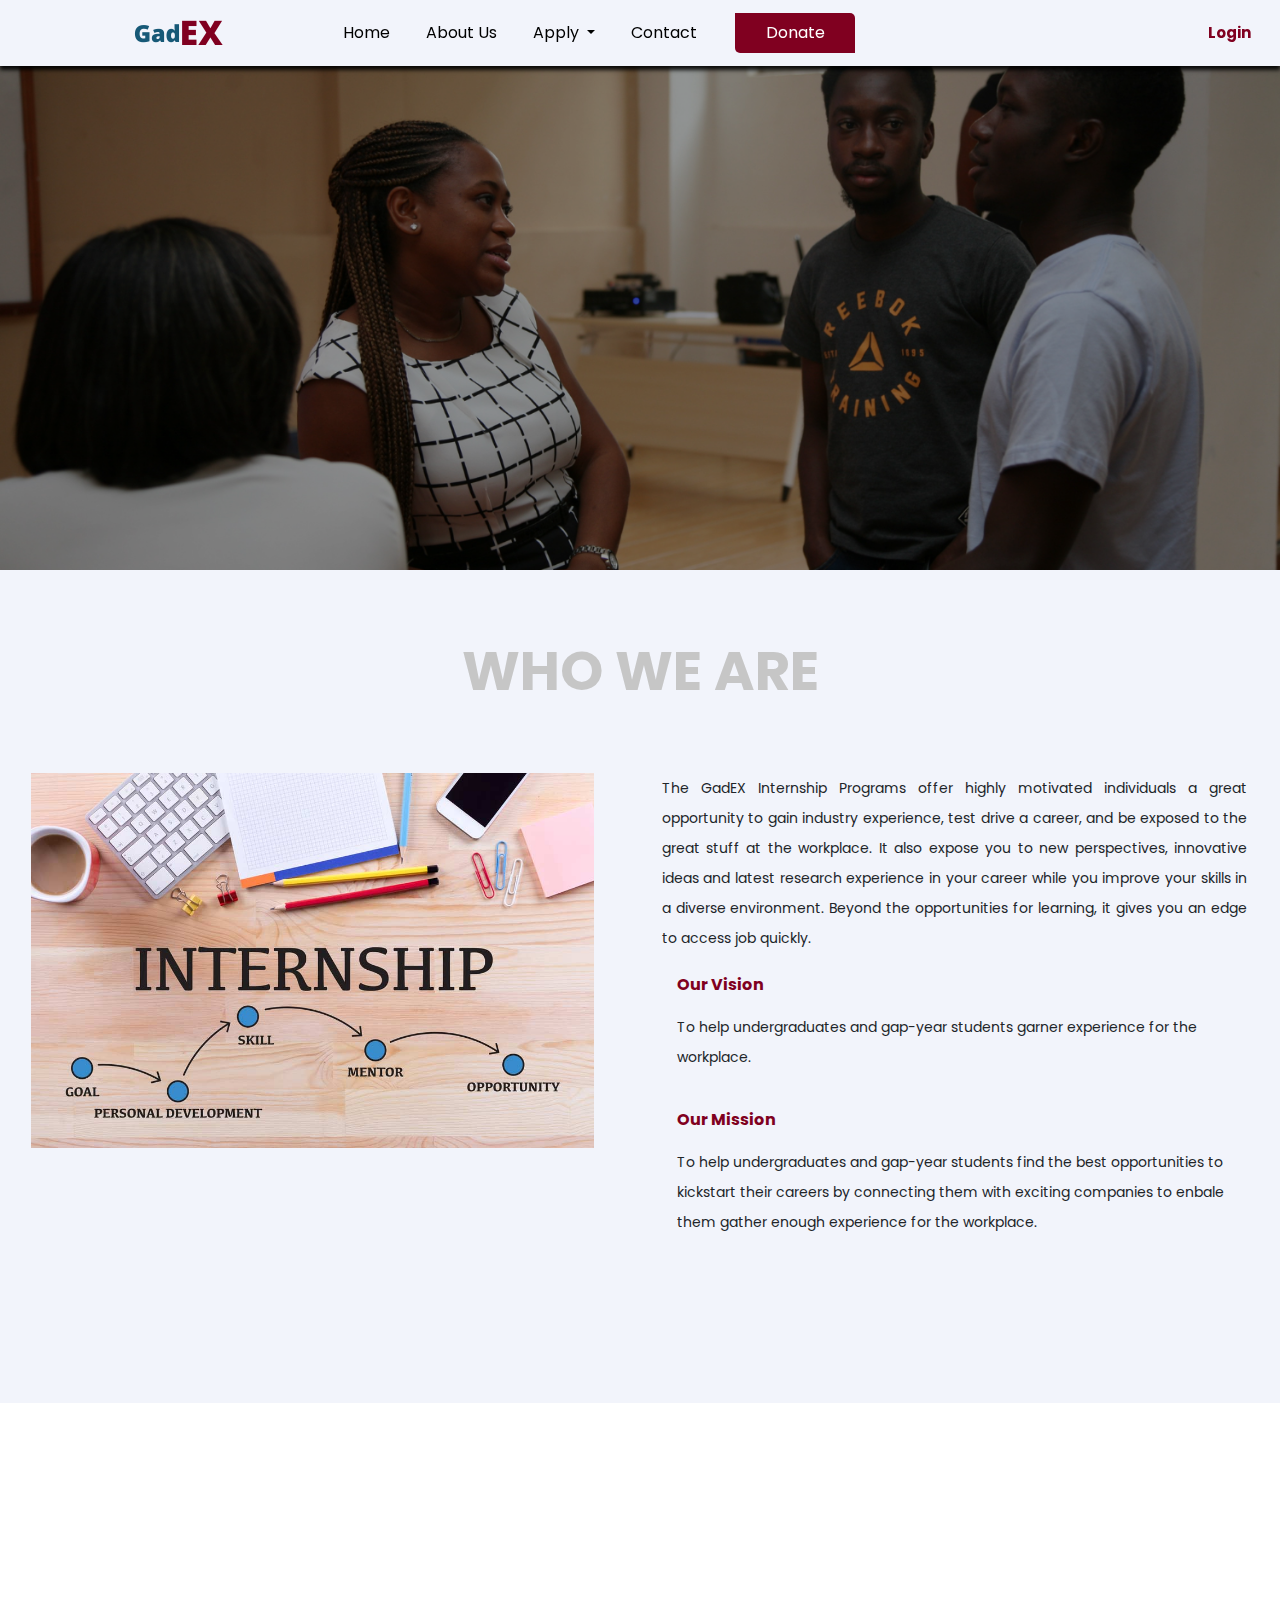
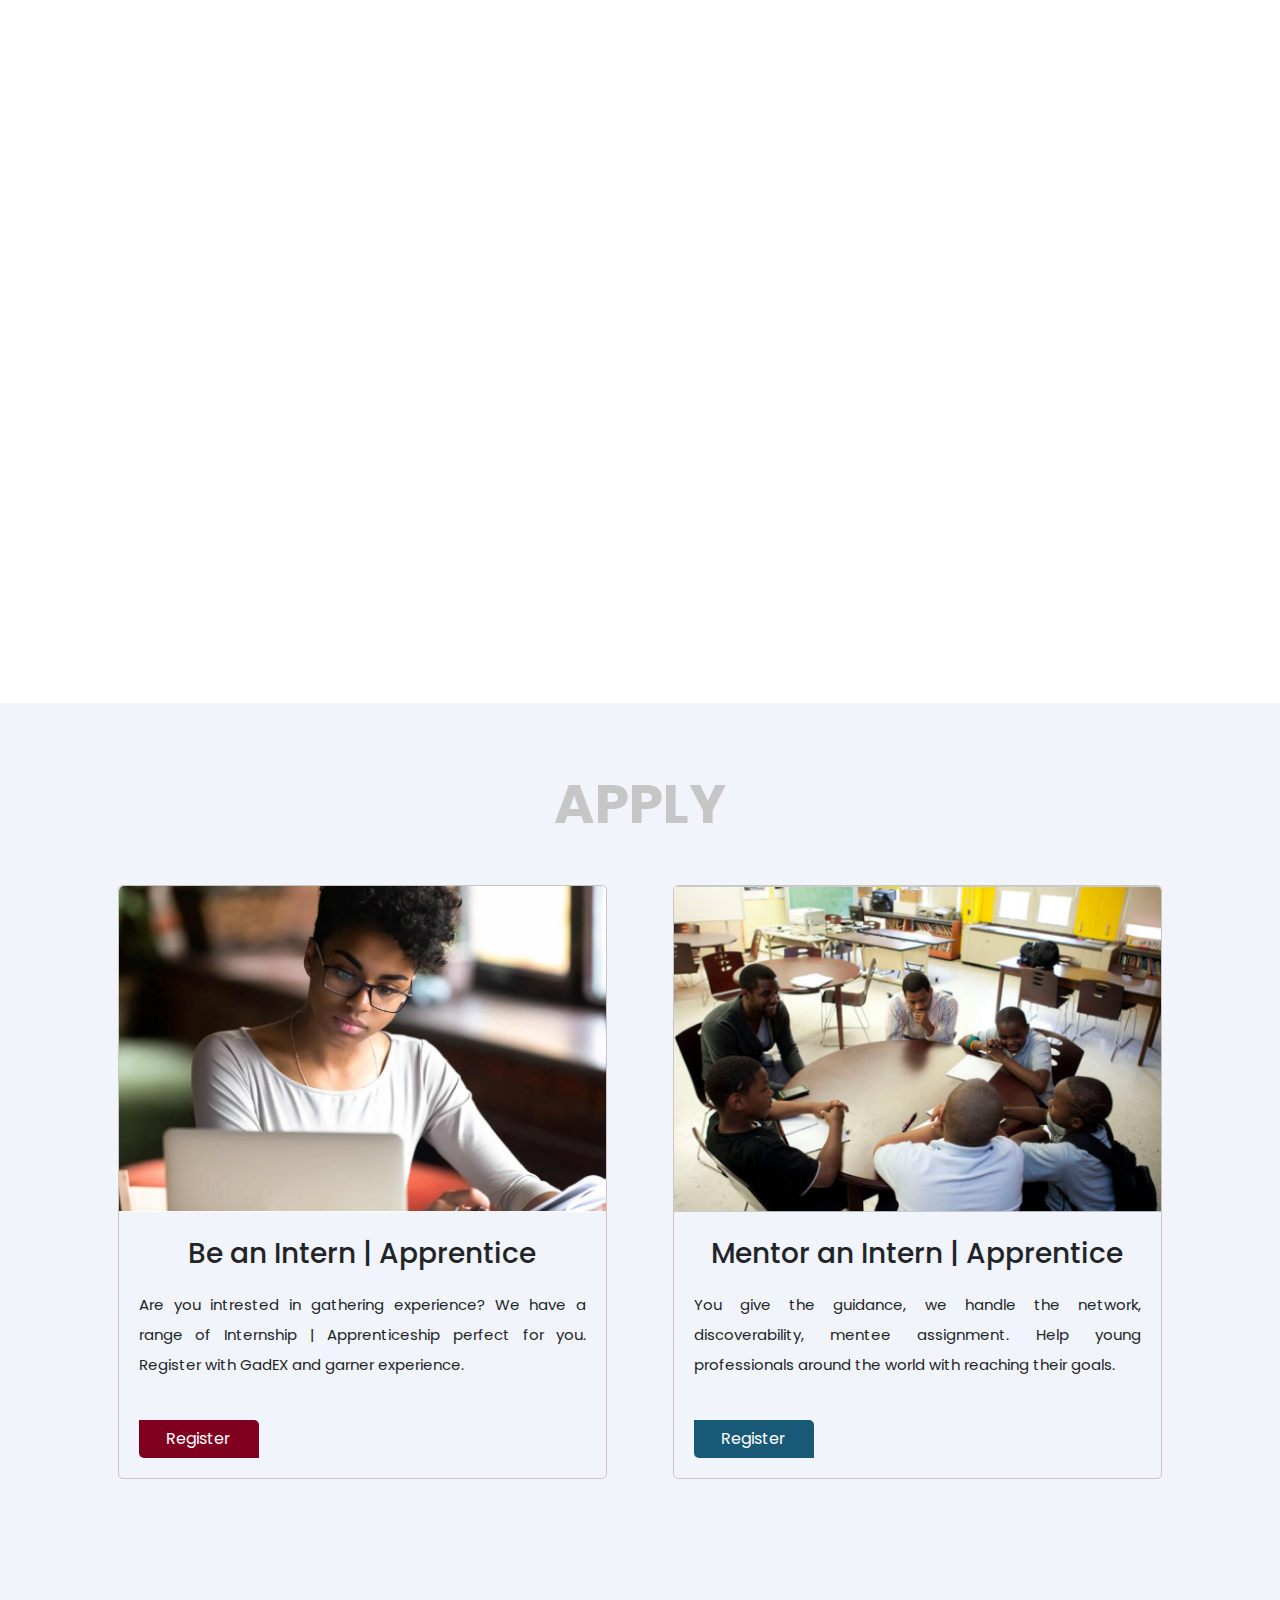
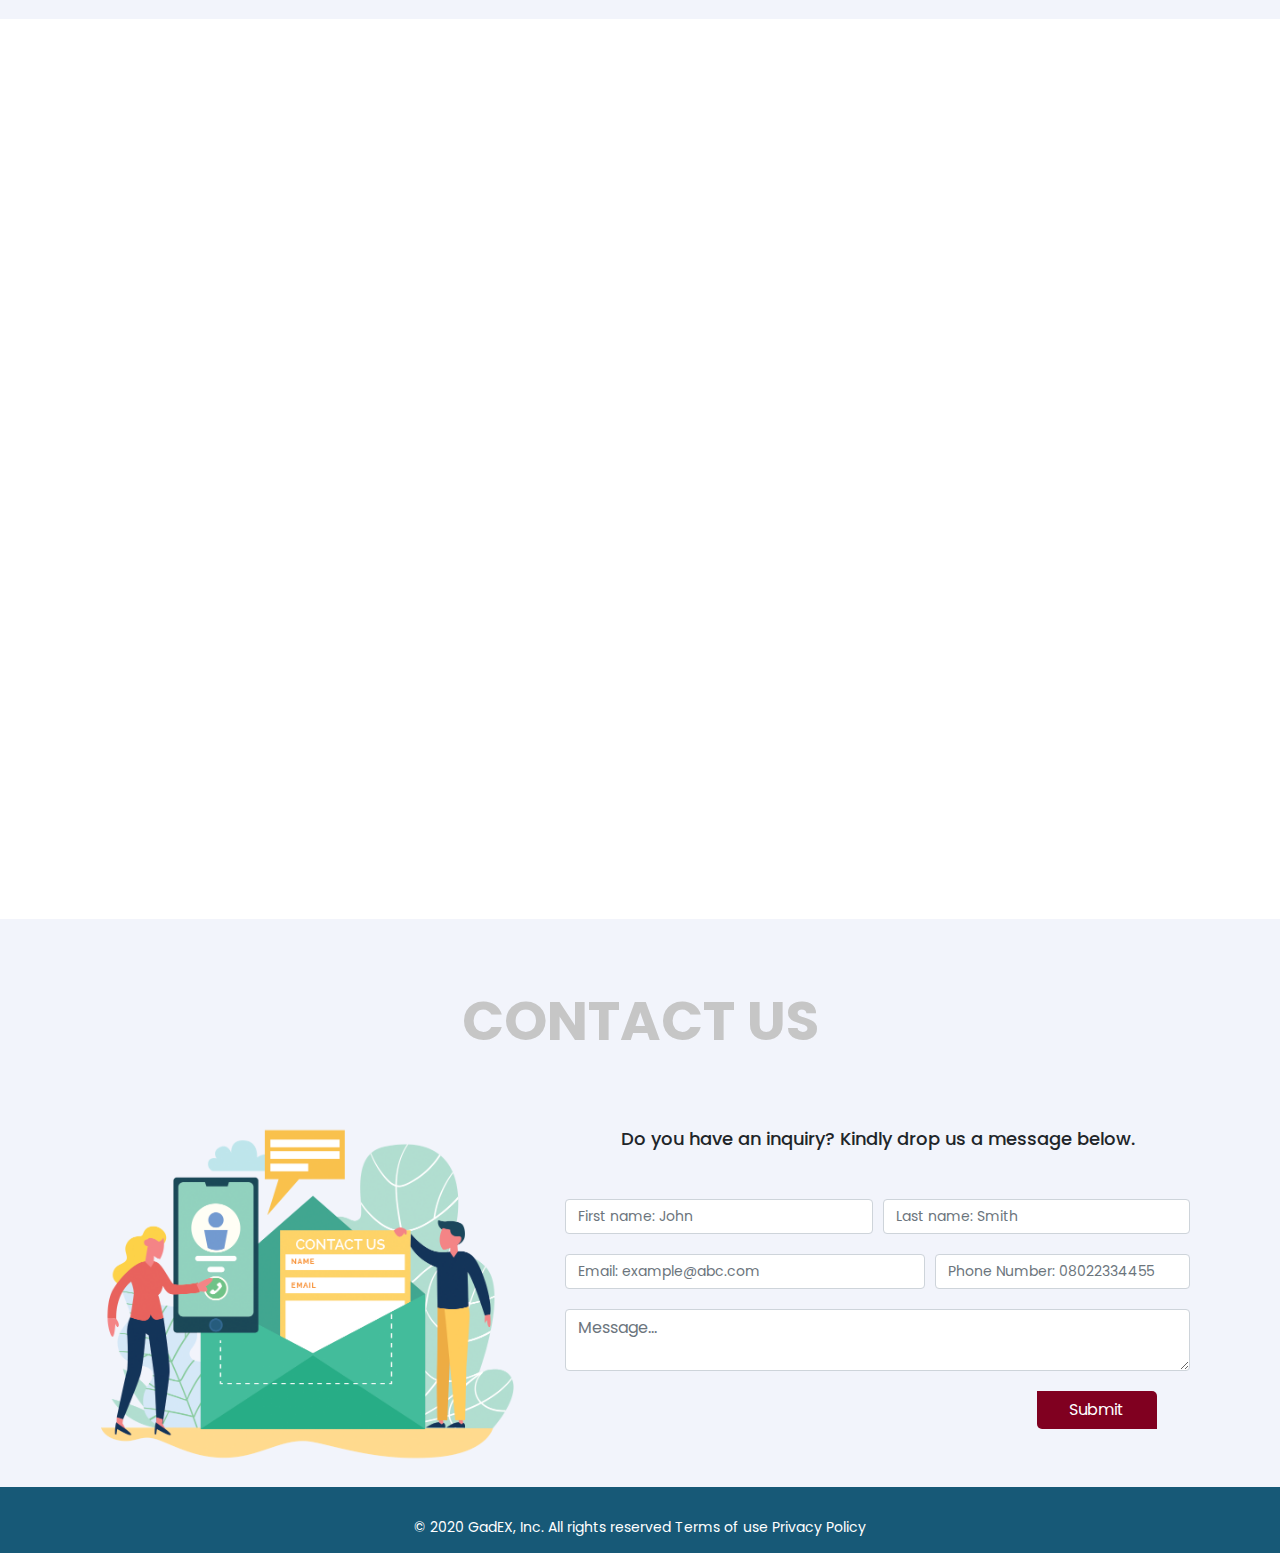
<file: index.html>
<!DOCTYPE html>
<html lang="en">
<head>
    <meta charset="UTF-8">
    <meta name="viewport" content="width=device-width, initial-scale=1.0">
    <title>Home | GadEX</title>
    <link rel="stylesheet" href="https://stackpath.bootstrapcdn.com/bootstrap/4.5.2/css/bootstrap.min.css" integrity="sha384-JcKb8q3iqJ61gNV9KGb8thSsNjpSL0n8PARn9HuZOnIxN0hoP+VmmDGMN5t9UJ0Z" crossorigin="anonymous">
    <link href="https://fonts.googleapis.com/css2?family=Poppins:wght@300;400;500;600;700;800;900&display=swap" rel="stylesheet">
    <link rel="stylesheet" href="/CSS/style.css">

</head>
<body>
    <!-- START: Navigation -->
    <nav class="navbar navbar-expand-lg position-fixed">
        <a class="navbar-brand" href="#"><img src="/images/GadEXLOGO.png" alt=""></a>
        <button class="navbar-toggler" type="button" data-toggle="collapse" data-target="#navbarSupportedContent"
            aria-controls="navbarSupportedContent" aria-expanded="false" aria-label="Toggle navigation">
            <img src="/images/menuBarx.png" alt="">
        </button>

        <div class="collapse navbar-collapse" id="navbarSupportedContent">
            <ul class="navbar-nav mr-auto">
                <li class="nav-item active">
                    <a class="nav-link" href="#">Home<span class="sr-only">(current)</span></a>
                </li>
                <li class="nav-item">
                    <a class="nav-link" href="#aboutBox">About Us</a>
                </li>
                <li class="nav-item dropdown">
                    <a class="nav-link dropdown-toggle" href="#" id="navbarDropdown" role="button"
                        data-toggle="dropdown" aria-haspopup="true" aria-expanded="false">
                        Apply
                    </a>
                    <div class="dropdown-menu" aria-labelledby="navbarDropdown">
                        <a class="dropdown-item" href="#applyBox">Be an Intern | Apprentice</a>
                        <a class="dropdown-item" href="#applyBox">Mentor an Intern | Apprentice</a>
                    </div>
                </li>
                <li class="nav-item">
                    <a class="nav-link" href="#contactLink">Contact</a>
                </li>
                <li class="nav-item" id="donate">
                    <a class="nav-link" type="button" href="underconstruction.html">Donate</a>
                </li>
            </ul>

            <button class="btn login-btn"><a href="login.html">Login</a></button>
          </div>
    </nav>

    <!-- END: Navigation -->

    <!-- START: Banner -->

    <div class="banner">
        <img src="/images/banner1.png" alt="">
        <div class="cover"></div>
    </div>

      <!-- END: Banner -->

      <!-- START: Overview -->

    <section class="secOne" id="aboutBox">
            <div class="sectionHead">WHO WE ARE</div>
            <div class="row">
                <div class="col-sm">
                    <div class="overviewImg"><img src="/images/Student-Internship.jpg" alt=""></div>
                </div>
                <div class="col-sm aboutText">
                    <div class="row">
                    <div class="col-sm overviewText">
                        <div class="overviewTextwrap">The GadEX Internship Programs offer highly motivated individuals a great opportunity to gain industry experience, 
                            test drive a career, and be exposed to the great stuff at the workplace. It also expose you to new perspectives, innovative ideas and latest research experience in your career while you improve your skills in a diverse environment.
                            
                            Beyond the opportunities for learning, it gives you an edge to access job quickly.</div>
                        </div>
                    </div>
                    <div class="row">
                        
                        <div class="col-sm overviewText">
                            <div class="overviewTextHead">Our Vision</div>
                            <p>To help undergraduates and gap-year students garner experience for the workplace.</p>
                            
                        </div>
                    </div>
                    <div class="row">
                        
                        <div class="col-sm overviewText">
                            <div class="overviewTextHead">Our Mission</div>
                            <p>To help undergraduates and gap-year students find the best opportunities 
                                to kickstart their careers by connecting them with exciting companies  to enbale them gather 
                                enough experience for the workplace.</p>
                            
                        </div>
                    </div>
                </div>
            </div>
        
    </section>

    <!-- END: Overview & About Us -->

    <!-- Start: Sticky background One -->
    <div class="stickyBackground"> 
    </div>
    <!-- End: Sticky background One -->
    
    <!-- START: Apply -->
    <section class="apply" id="applyBox">
        <div class="sectionHead">APPLY</div>
        <div class="container applyContainer">
            <div class="row m-auto">
                <div class="col-sm applyBox1">
                    <div class="bgApply1 m-auto">
                        <div class="applyImg"><img src="/images/Intern1.png" alt=""></div>
                        <div class="applyText">
                            <h3>Be an Intern | Apprentice</h3>
                            <p>Are you intrested  in gathering experience? We have a range of 
                                Internship | Apprenticeship perfect for you. Register with 
                                GadEX and garner experience.</p>
                            <a href="studentReg.html"><button class="btn applyBtn1">Register</button></a>
                        </div>
                    </div>
                </div>
                <div class="col-sm applyBox2">
                    <div class="bgApply2 m-auto">
                        <div class="applyImg"><img src="/images/Mentor1.png" alt=""></div>
                        <div class="applyText">
                            <h3>Mentor an Intern | Apprentice</h3>
                            <p>You give the guidance, we handle the network, discoverability, mentee assignment. 
                                Help young professionals around the world with reaching their goals.</p>
                            <a href="mentorReg.html"><button class="btn applyBtn2">Register</button></a>
                        </div>
                    </div>
                </div>
            </div>
        </div>
    </section>
    <!-- END: Apply -->

     <!-- Start: Sticky background Two -->
     <div class="stickyBackground2"> 
    </div>
    <!-- End: Sticky background Two -->

    <!-- START: Contact Us -->
    <section class="contactBox" id="contactLink">
        <div class="sectionHead">CONTACT US</div>
        <div class="container">
            <div class="row">
                <div class="col-sm-5">
                    <div class="contactImg"><img src="/images/contactus.png" alt=""></div>
                </div>
                <div class="col-sm">
                    <h4 class="formHeader">Do you have an inquiry? Kindly drop us a message below.</h4>
                    <form>
                        <div class="form-row">
                            <div class="col-sm">
                                <input type="text" class="form-control" placeholder="First name: John" required>
                            </div>
                            <div class="col-sm">
                                <input type="text" class="form-control" placeholder="Last name: Smith" required>
                            </div>
                        </div>
                        <div class="form-row">
                            <div class="col-sm">
                                <input type="email" class="form-control" placeholder="Email: example@abc.com" required>
                            </div>
                            <div class="col-sm-5">
                                <input type="text" class="form-control" placeholder="Phone Number: 08022334455" required>
                            </div>
                        </div>
                        <div class="form-row">
                            <div class="col-sm">
                                <textarea class="form-control " placeholder="Message..." required></textarea>
                                <div class="invalid-feedback">
                                    Please enter a message in the textarea.
                                </div>
                            </div>
                        </div>
                        <button class="btn formBtn" type="submit">Submit</button>
                    </form>
                </div>
            </div>
        </div>
    </section>
    <!-- END: Contact Us -->

    <!-- START: Footer -->
    <footer>
        <div class="footerBox">
            <span>©</span>
            <span>2020 GadEX, Inc. All rights reserved </span>
            <span><a href="#">Terms of use</a></span>
            <span><a href="#">Privacy Policy</a></span>
        </div>
    </footer>
    <!-- END: Footer -->

    <script src="https://code.jquery.com/jquery-3.5.1.slim.min.js" integrity="sha384-DfXdz2htPH0lsSSs5nCTpuj/zy4C+OGpamoFVy38MVBnE+IbbVYUew+OrCXaRkfj" crossorigin="anonymous"></script>
    <script src="https://cdn.jsdelivr.net/npm/popper.js@1.16.1/dist/umd/popper.min.js" integrity="sha384-9/reFTGAW83EW2RDu2S0VKaIzap3H66lZH81PoYlFhbGU+6BZp6G7niu735Sk7lN" crossorigin="anonymous"></script>
    <script src="https://stackpath.bootstrapcdn.com/bootstrap/4.5.2/js/bootstrap.min.js" integrity="sha384-B4gt1jrGC7Jh4AgTPSdUtOBvfO8shuf57BaghqFfPlYxofvL8/KUEfYiJOMMV+rV" crossorigin="anonymous"></script>
</body>
</html>
</file>
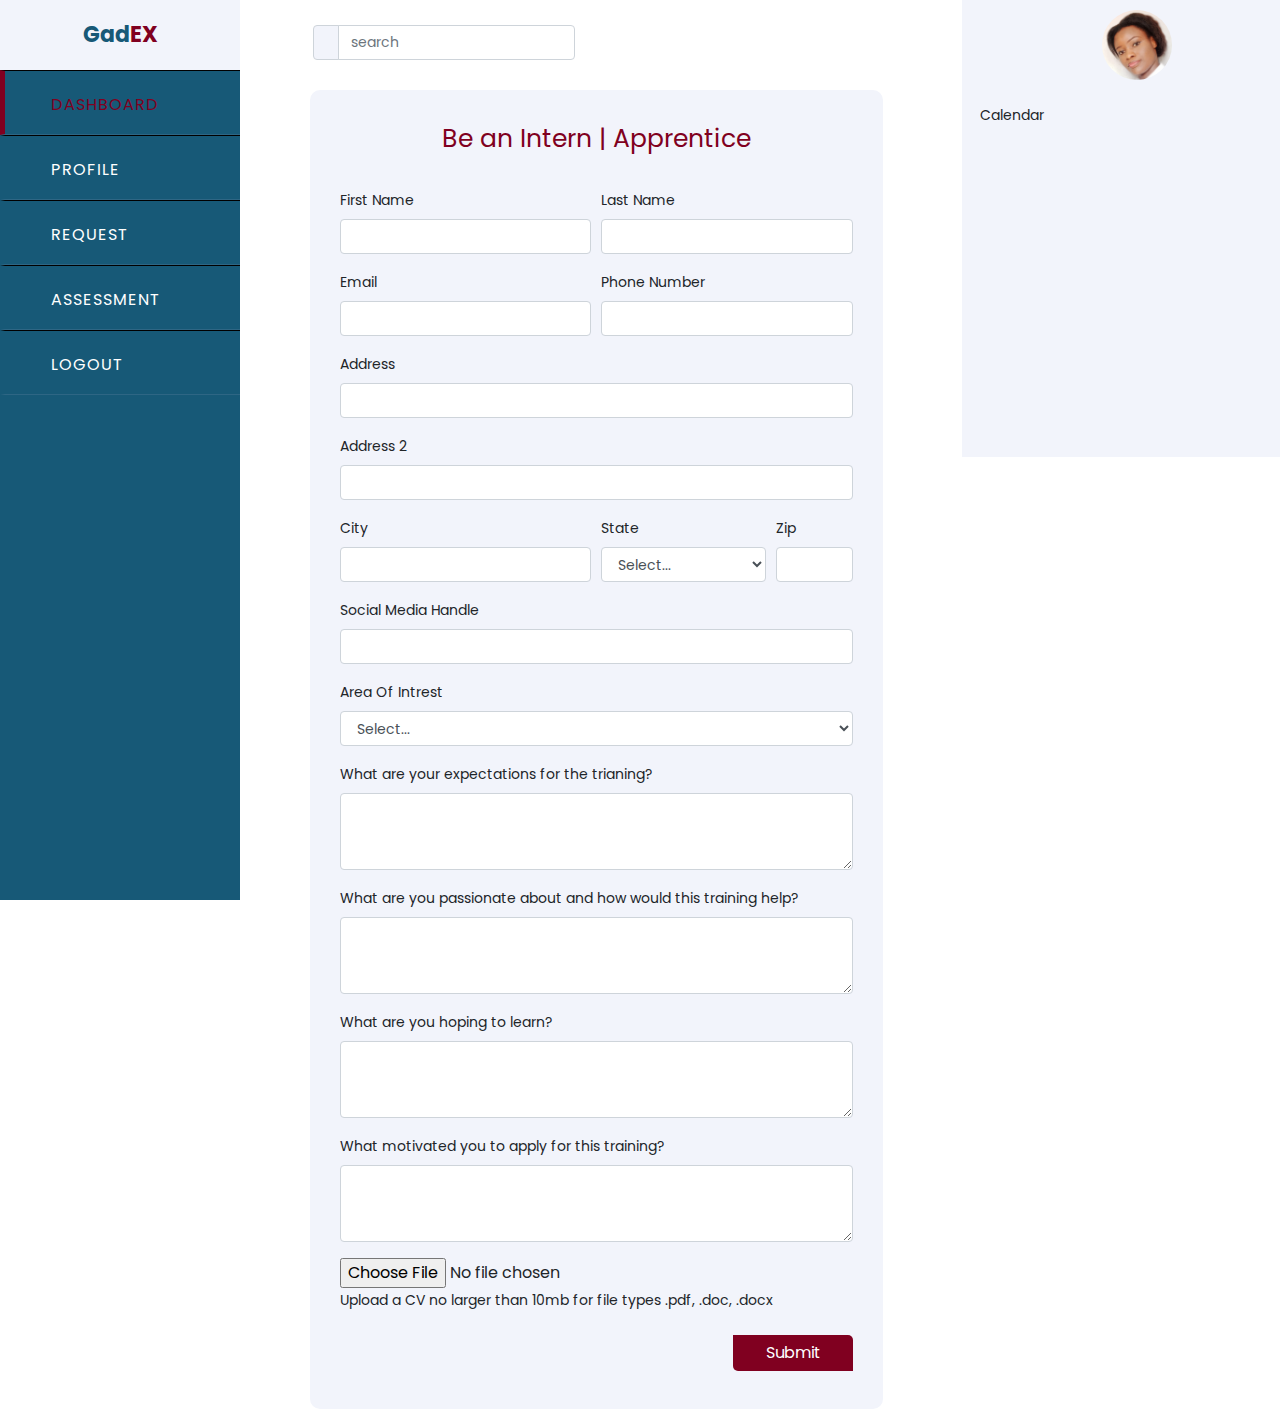
<file: apply.html>
<!DOCTYPE html>
<html lang="en">
<head>
    <meta charset="UTF-8">
    <meta name="viewport" content="width=device-width, initial-scale=1.0">
    <title>Dashboard</title>
    <link rel="stylesheet" href="https://stackpath.bootstrapcdn.com/bootstrap/4.5.2/css/bootstrap.min.css" integrity="sha384-JcKb8q3iqJ61gNV9KGb8thSsNjpSL0n8PARn9HuZOnIxN0hoP+VmmDGMN5t9UJ0Z" crossorigin="anonymous">
    <link href="https://fonts.googleapis.com/css2?family=Poppins:wght@300;400;500;600;700;800;900&display=swap" rel="stylesheet">
    <link rel="stylesheet" href="https://use.fontawesome.com/releases/v5.14.0/css/all.css" integrity="sha384-HzLeBuhoNPvSl5KYnjx0BT+WB0QEEqLprO+NBkkk5gbc67FTaL7XIGa2w1L0Xbgc" crossorigin="anonymous">
    <link href="https://fonts.googleapis.com/css2?family=Caveat:wght@700&display=swap" rel="stylesheet">
    <link rel="stylesheet" href="/CSS/apply.css">
</head>
<body>

    <!-- <input type="checkbox" id="check">
    <label for="check">
        <i class="fas fa-bars" id="btn"></i>
        <i class="fas fa-times" id="cancel"></i>
    </label> -->
    <div class="sidebar">
        <header>Gad<span>EX</span></header>
        <!-- <header><a href=""><img src="/images/GadEXLOGO.png" alt=""></a></header> -->
        <a class="active" href="studentdb.html"><i class="fas fa-qrcode"></i><span>Dashboard</span></a>
        <a href="#"><i class="fas fa-user"></i><span>Profile</span></a>
        <a href="#"><i class="fas fa-sliders-h"></i><span>Request</span></a>
        <a href="#"><i class="fas fa-envelope"></i><span>Assessment</span></a>
        <a href="login.html"><i class="fas fa-sign-out-alt"></i><span>Logout</span></a>
    </div>

    <!-- Start: Body Content Top -->
    <section class="bodyTopBox">
        <div class="row">
            <div class="col-sm">
                <div class="searchBox">
                    <form class="form-inline">
                        <div class="input-group">
                            <div class="input-group-prepend">
                                <span class="input-group-text" id="basic-addon1"><i class="fas fa-search"></i></span>
                            </div>
                            <input type="text" class="form-control" placeholder="search" aria-label="Username"
                                aria-describedby="basic-addon1">
                        </div>
                    </form>
                </div>
            </div>
            <div class="col-sm"></div>
            <div class="col-sm">
                <div class="topIconBox">
                    <a href="">
                        <div class="icon"><i class="far fa-question-circle"></i></div>
                    </a>
                    <a href="">
                        <div class="icon"><i class="fas fa-cog"></i></div>
                    </a>
                    <a href="">
                        <div class="icon"><i class="far fa-bell"></i></div>
                    </a>
                    <a href="">
                        <div class="profilepicture"><img src="/images/uche.png" alt=""></div>
                    </a>
                </div>
            </div>
        </div>

        <section class="calendarBox">
            <div class="rightSide">
                <div class="calendar">
                    <div class="calendarHead">Calendar</div>
                    <div id="calendar">
                        <iframe src="https://calendar.google.com/calendar/embed?height=300&amp;wkst=1&amp;bgcolor=%23c0c8f0&amp;ctz=Africa%2FLagos&amp;title&amp;showTitle=0&amp;showNav=0&amp;showDate=1&amp;showPrint=0&amp;showTz=0&amp;showCalendars=0&amp;showTabs=0&amp;src=ZW4ubmcjaG9saWRheUBncm91cC52LmNhbGVuZGFyLmdvb2dsZS5jb20&amp;color=%23F6BF26" style="border-width:0" width="320" height="320" frameborder="0" scrolling="no"></iframe>
                    </div>
                </div>
            </div>
        </section>
       

            <!-- Start: Apply form -->

            <section>
                <div class="applyBox">
                    <div class="applyHead">Be an Intern | Apprentice</div>
                    <form>
                        
                          <div class="form-row">
                            <div class="form-group col-md-6">
                              <label for="inputEmail4">First Name</label>
                              <input type="text" class="form-control" id="inputEmail4">
                            </div>
                            <div class="form-group col-md-6">
                              <label for="inputPassword4">Last Name</label>
                              <input type="text" class="form-control">
                            </div>
                          </div>
                          <div class="form-row">
                            <div class="form-group col-md-6">
                              <label for="inputEmail4">Email</label>
                              <input type="email" class="form-control" id="inputEmail4">
                            </div>
                            <div class="form-group col-md-6">
                              <label for="inputPassword4">Phone Number</label>
                              <input type="text" class="form-control">
                            </div>
                          </div>
                          <div class="form-group">
                            <label for="inputAddress">Address</label>
                            <input type="text" class="form-control" id="inputAddress">
                          </div>
                          <div class="form-group">
                            <label for="inputAddress2">Address 2</label>
                            <input type="text" class="form-control" id="inputAddress2">
                          </div>
                          <div class="form-row">
                            <div class="form-group col-md-6">
                              <label for="inputCity">City</label>
                              <input type="text" class="form-control" id="inputCity">
                            </div>
                            <div class="form-group col-md-4">
                              <label for="inputState">State</label>
                              <select id="inputState" class="form-control">
                                <option selected disabled value="">Select...</option>
                                <option>Abia</option>
                                <option>Adamawa</option>
                                <option>Akwa Ibom</option>
                                <option>Anambra</option>
                                <option>Bauchi</option>
                                <option>Bayelsa</option>
                                <option>Benue</option>
                                <option>Borno</option>
                                <option>Cross River</option>
                                <option>Delta</option>
                                <option>Ebonyi</option>
                                <option>Edo</option>
                                <option>Ekiti</option>
                                <option>Enugu</option>
                                <option>Gombe</option>
                                <option>Imo</option>
                                <option>Jigawa</option>
                                <option>Kaduna</option>
                                <option>Kano</option>
                                <option>Katsina</option>
                                <option>Kebbi</option>
                                <option>Kogi</option>
                                <option>Kwara</option>
                                <option>Lagos</option>
                                <option>Nassarawa</option>
                                <option>Niger</option>
                                <option>Ogun</option>
                                <option>Ondo</option>
                                <option>Osun</option>
                                <option>Oyo</option>
                                <option>Plateau</option>
                                <option>Rivers</option>
                                <option>Sokoto</option>
                                <option>Taraba</option>
                                <option>Yobe</option>
                                <option>Zamfara</option>
                                <option>F.C.T.</option>
                              </select>
                            </div>
                            <div class="form-group col-md-2">
                              <label for="inputZip">Zip</label>
                              <input type="text" class="form-control" id="inputZip">
                            </div>
                          </div>
                        <div class="form-group">
                          <label for="exampleFormControlInput1">Social Media Handle</label>
                          <input type="email" class="form-control" id="exampleFormControlInput1">
                        </div>
                        <div class="form-group">
                            <label for="exampleFormControlSelect1">Area Of Intrest</label>
                            <select class="form-control" id="exampleFormControlSelect1">
                                <option selected disabled value="">Select...</option>
                                <option>Advertising, Media & Communication</option>
                                <option>Agriculture, Fishing & Forestry</option>
                                <option>Automobile & Aviation</option>
                                <option>Banking, Finance & Insurance</option>
                                <option>Construction</option>
                                <option>Education</option>
                                <option>Energy & Utilities</option>
                                <option>Enforcement & Security</option>
                                <option>Entertainment, Events & Sport</option>
                                <option>Government</option>
                                <option>Healthcare</option>
                                <option>Hospitality & Hotel</option>
                                <option>IT & telecom</option>
                                <option>Laws & Compliance</option>
                                <option>Manufacturings & Warehousing</option>
                                <option>Mining, Energy & Metals</option>
                                <option>NGO, NPO,& Charity</option>
                                <option>Real Estate</option>
                                <option>Retails & Fashion</option>
                                <option>Shipping & Logistics</option>
                                <option>Tourism & Travel</option>   
                            </select>
                          </div>
                        
                        <div class="form-group">
                          <label for="exampleFormControlTextarea1">What are your expectations for the trianing?</label>
                          <textarea class="form-control" id="exampleFormControlTextarea1" rows="3"></textarea>
                        </div>
                        <div class="form-group">
                            <label for="exampleFormControlTextarea1">What are you passionate about and how would this training help?</label>
                            <textarea class="form-control" id="exampleFormControlTextarea1" rows="3"></textarea>
                          </div>
                          <div class="form-group">
                            <label for="exampleFormControlTextarea1">What are you hoping to learn?</label>
                            <textarea class="form-control" id="exampleFormControlTextarea1" rows="3"></textarea>
                          </div>
                          <div class="form-group">
                            <label for="exampleFormControlTextarea1">What motivated you to apply for this training?</label>
                            <textarea class="form-control" id="exampleFormControlTextarea1" rows="3"></textarea>
                          </div>
                        <div class="form-group">
                            <input type="file" class="form-control-file" id="exampleFormControlFile1">
                            <label for="exampleFormControlFile1">Upload a CV no larger than 10mb for file types .pdf, .doc, .docx</label>
                          </div>
                          <div class="btnBox">
                          <button type="submit" class="btn btn-primary mb-2">Submit</button>
                          </div>
                        </form>
                </div>
            </section>

            <!-- END: Apply form -->

        

    </section>
    <!-- End: Body Content Top -->

    
    





    <script src="https://code.jquery.com/jquery-3.5.1.slim.min.js" integrity="sha384-DfXdz2htPH0lsSSs5nCTpuj/zy4C+OGpamoFVy38MVBnE+IbbVYUew+OrCXaRkfj" crossorigin="anonymous"></script>
    <script src="https://cdn.jsdelivr.net/npm/popper.js@1.16.1/dist/umd/popper.min.js" integrity="sha384-9/reFTGAW83EW2RDu2S0VKaIzap3H66lZH81PoYlFhbGU+6BZp6G7niu735Sk7lN" crossorigin="anonymous"></script>
    <script src="https://stackpath.bootstrapcdn.com/bootstrap/4.5.2/js/bootstrap.min.js" integrity="sha384-B4gt1jrGC7Jh4AgTPSdUtOBvfO8shuf57BaghqFfPlYxofvL8/KUEfYiJOMMV+rV" crossorigin="anonymous"></script>
</body>
</html>
</file>
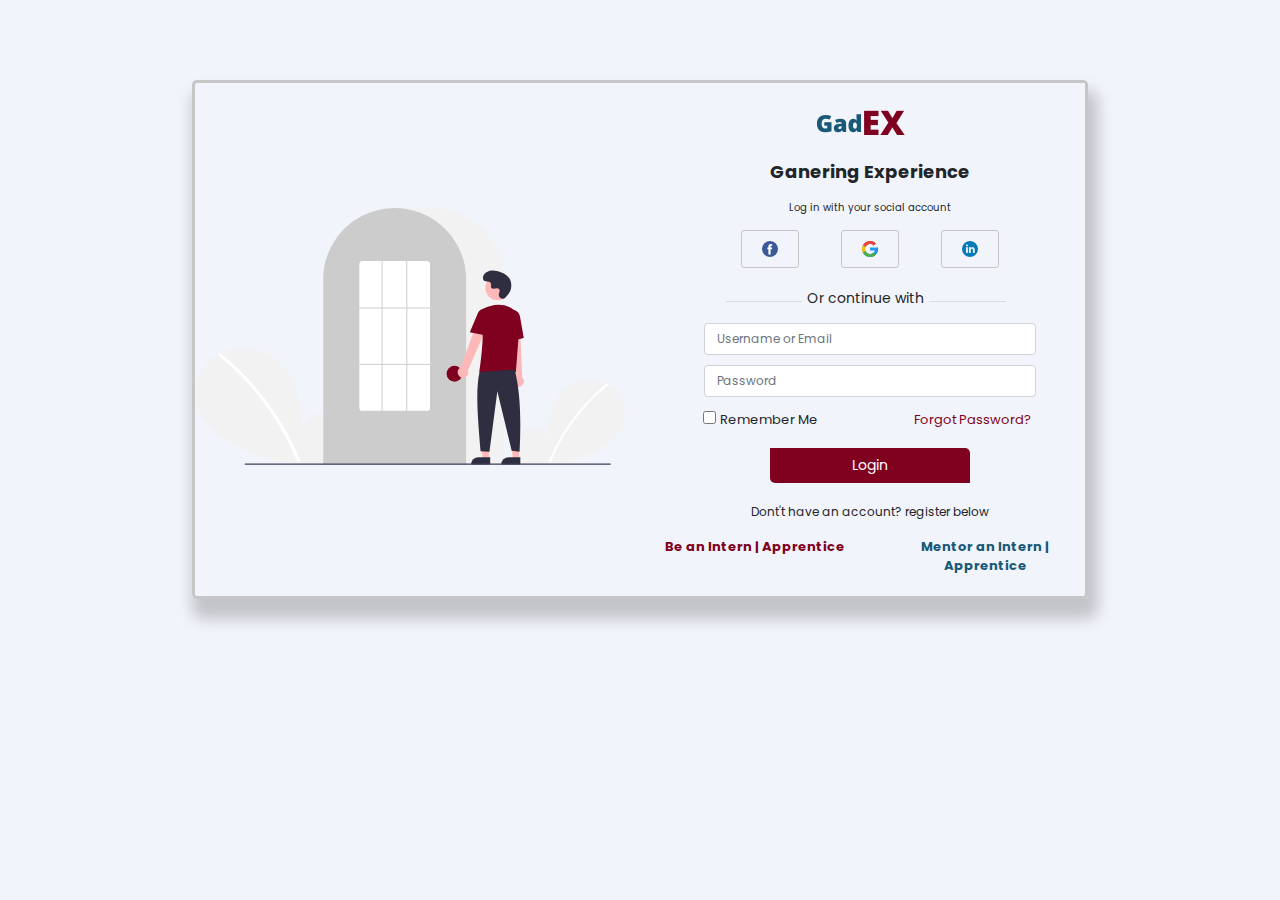
<file: login.html>
<!DOCTYPE html>
<html lang="en">
<head>
    <meta charset="UTF-8">
    <meta name="viewport" content="width=device-width, initial-scale=1.0">
    <title>Document</title>
    <link rel="stylesheet" href="https://stackpath.bootstrapcdn.com/bootstrap/4.5.2/css/bootstrap.min.css" integrity="sha384-JcKb8q3iqJ61gNV9KGb8thSsNjpSL0n8PARn9HuZOnIxN0hoP+VmmDGMN5t9UJ0Z" crossorigin="anonymous">
    <link href="https://fonts.googleapis.com/css2?family=Poppins:wght@300;400;500;600;700;800;900&display=swap" rel="stylesheet">
    <link rel="stylesheet" href="/CSS/login.css">
</head>
<body>
    <section>
        <div class="loginBox">
            <div class="row">
                <div class="col">
                    <div class="loginImgBox"><img src="/images/undraw_Login_re_4vu2.svg" alt=""></div>
                </div>
                <div class="col-sm">
                    <div class="bgformBox">
                        <div class="loginLogo"><a href="index.html"><img src="/images/GadEXLOGO.png" alt=""></a></div>
                        <div class="slogan">Ganering Experience</div>
                        <div class="socialHead">Log in with your social account</div>
                        <div class="socials">
                            <div class="media">
                                <img src="/images/facebook.png" alt="facebook icon">
                            </div>
                            <div class="media">
                                <img src="/images/google.png" alt="goggle icon">
                            </div>
                            <div class="media">
                                <img src="/images/linkedin.png" alt="linkedin icon">
                            </div>
                        </div>
                        <div class="lineBox">
                            <hr id="line">
                            <div class="break">Or continue with</div>
                            <hr id="line">
                        </div>
                        <div class="row">
                            <div class="col-sm-1"></div>
                            <div class="col-sm">
                                <form class="formBox">
                                    <div class="form-row formInput">
                                        <div class="col-sm">
                                            <input type="text" class="form-control" placeholder="Username or Email" required>
                                        </div>
                                        
                                    </div>
                                    <div class="form-row formInput">
                                        <div class="col-sm">
                                            <input type="password" class="form-control" placeholder="Password" required id="inputPassword3">
                                        </div>
                                        
                                    </div>
                                    <div class="form-row check">
                                        <div class="col ">
                                            <input type="checkbox" class="checkInput" >
                                            <label class="checkboxLable" >Remember Me</label>
                                          </div>
                                          <div class="col forgot">
                                             <a href="">Forgot Password?</a>
                                          </div>
                                    </div>
                                    <div class="formBtnBox">
                                    <a href=""><button class="btn formBtn" type="submit" formaction="studentdb.html">Login</button></a>
                                    </div>
                                </form>
                            </div>
                            <div class="col-sm-1"></div>
                        </div>
                        
                        <div class="dontHave">
                            <p>Dont't have an account? register below</p>
                            <div class="row">
                                <div class="col reg1"><a href="studentReg.html">Be an Intern | Apprentice</a></div>
                                <div class="col reg2"><a href="mentorReg.html">Mentor an Intern | Apprentice</a></div>
                            </div>
                        </div>
                    </div>
                </div>
            </div>
        </div>
    </section>



    <script src="https://code.jquery.com/jquery-3.5.1.slim.min.js" integrity="sha384-DfXdz2htPH0lsSSs5nCTpuj/zy4C+OGpamoFVy38MVBnE+IbbVYUew+OrCXaRkfj" crossorigin="anonymous"></script>
    <script src="https://cdn.jsdelivr.net/npm/popper.js@1.16.1/dist/umd/popper.min.js" integrity="sha384-9/reFTGAW83EW2RDu2S0VKaIzap3H66lZH81PoYlFhbGU+6BZp6G7niu735Sk7lN" crossorigin="anonymous"></script>
    <script src="https://stackpath.bootstrapcdn.com/bootstrap/4.5.2/js/bootstrap.min.js" integrity="sha384-B4gt1jrGC7Jh4AgTPSdUtOBvfO8shuf57BaghqFfPlYxofvL8/KUEfYiJOMMV+rV" crossorigin="anonymous"></script>
</body>
</html>
</file>
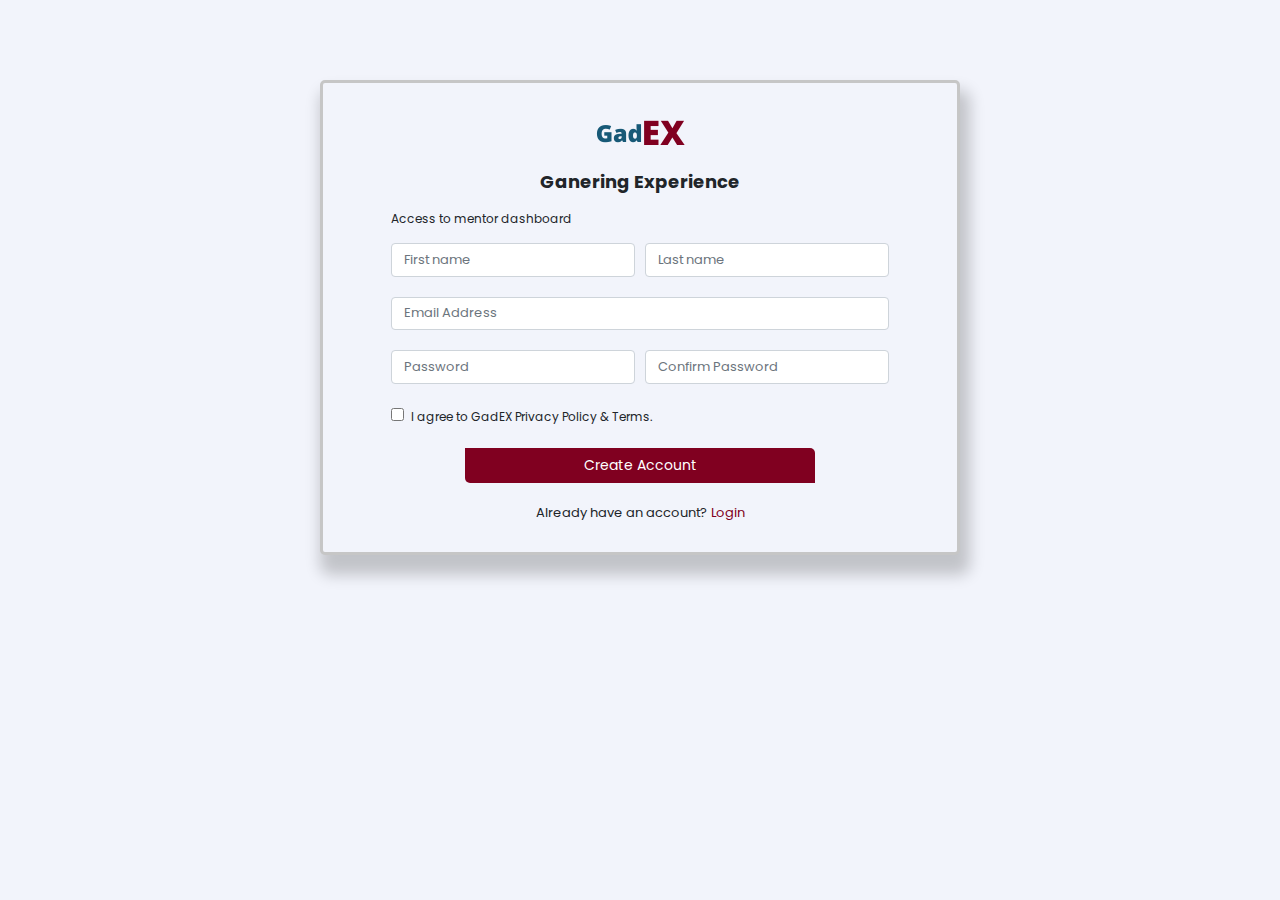
<file: mentorReg.html>
<!DOCTYPE html>
<html lang="en">
<head>
    <meta charset="UTF-8">
    <meta name="viewport" content="width=device-width, initial-scale=1.0">
    <title>Document</title>
    <link rel="stylesheet" href="https://stackpath.bootstrapcdn.com/bootstrap/4.5.2/css/bootstrap.min.css" integrity="sha384-JcKb8q3iqJ61gNV9KGb8thSsNjpSL0n8PARn9HuZOnIxN0hoP+VmmDGMN5t9UJ0Z" crossorigin="anonymous">
    <link href="https://fonts.googleapis.com/css2?family=Poppins:wght@300;400;500;600;700;800;900&display=swap" rel="stylesheet">
    <link rel="stylesheet" href="/CSS/mentorReg.css">
</head>
<body>
    
    <div class="col bgformBox">
        <div class="logoBox">
            <div class="loginLogo"><a href="index.html"><img src="/images/GadEXLOGO.png" alt=""></a></div>
            <div class="slogan">Ganering Experience</div>
        </div>
        <div class="formBox">
            
            <div class="row">
                <div class="col-1"></div>
                <div class="col">
                    <div class="access">Access to mentor dashboard</div>
                    <form>
                        <div class="form-row">
                          <div class="col-sm">
                            <input type="text" class="form-control" placeholder="First name" required>
                          </div>
                          <div class="col-sm">
                            <input type="text" class="form-control" placeholder="Last name" required>
                          </div>
                        </div>
                        <div class="form-row">
                            <div class="col-sm">
                                <input type="email" class="form-control" placeholder="Email Address" required>
                              </div>
                        </div>
                        <div class="form-row">
                            <div class="col-sm">
                              <input type="password" class="form-control" placeholder="Password" required>
                            </div>
                            <div class="col-sm">
                              <input type="password" class="form-control" placeholder="Confirm Password" required>
                            </div>
                          </div>
                          <div class="form-check">
                            <input class="form-check-input" type="checkbox" value="" id="defaultCheck1">
                            <label class="form-check-label" for="defaultCheck1">
                                I agree to GadEX Privacy Policy & Terms.
                            </label>
                          </div>
                          <div class="formBtnBox">
                           <button class="btn formBtn" type="submit" formaction="underconstruction.html">Create Account</button>
                            </div>
                      </form>
                      <div class="account">
                          <span>Already have an account?</span>
                          <span><a href="login.html">Login</a></span>
                      </div>
                </div>
                <div class="col-1"></div>
            </div>
        </div>

    </div>


    <script src="https://code.jquery.com/jquery-3.5.1.slim.min.js" integrity="sha384-DfXdz2htPH0lsSSs5nCTpuj/zy4C+OGpamoFVy38MVBnE+IbbVYUew+OrCXaRkfj" crossorigin="anonymous"></script>
    <script src="https://cdn.jsdelivr.net/npm/popper.js@1.16.1/dist/umd/popper.min.js" integrity="sha384-9/reFTGAW83EW2RDu2S0VKaIzap3H66lZH81PoYlFhbGU+6BZp6G7niu735Sk7lN" crossorigin="anonymous"></script>
    <script src="https://stackpath.bootstrapcdn.com/bootstrap/4.5.2/js/bootstrap.min.js" integrity="sha384-B4gt1jrGC7Jh4AgTPSdUtOBvfO8shuf57BaghqFfPlYxofvL8/KUEfYiJOMMV+rV" crossorigin="anonymous"></script>
</body>
</html>
</file>
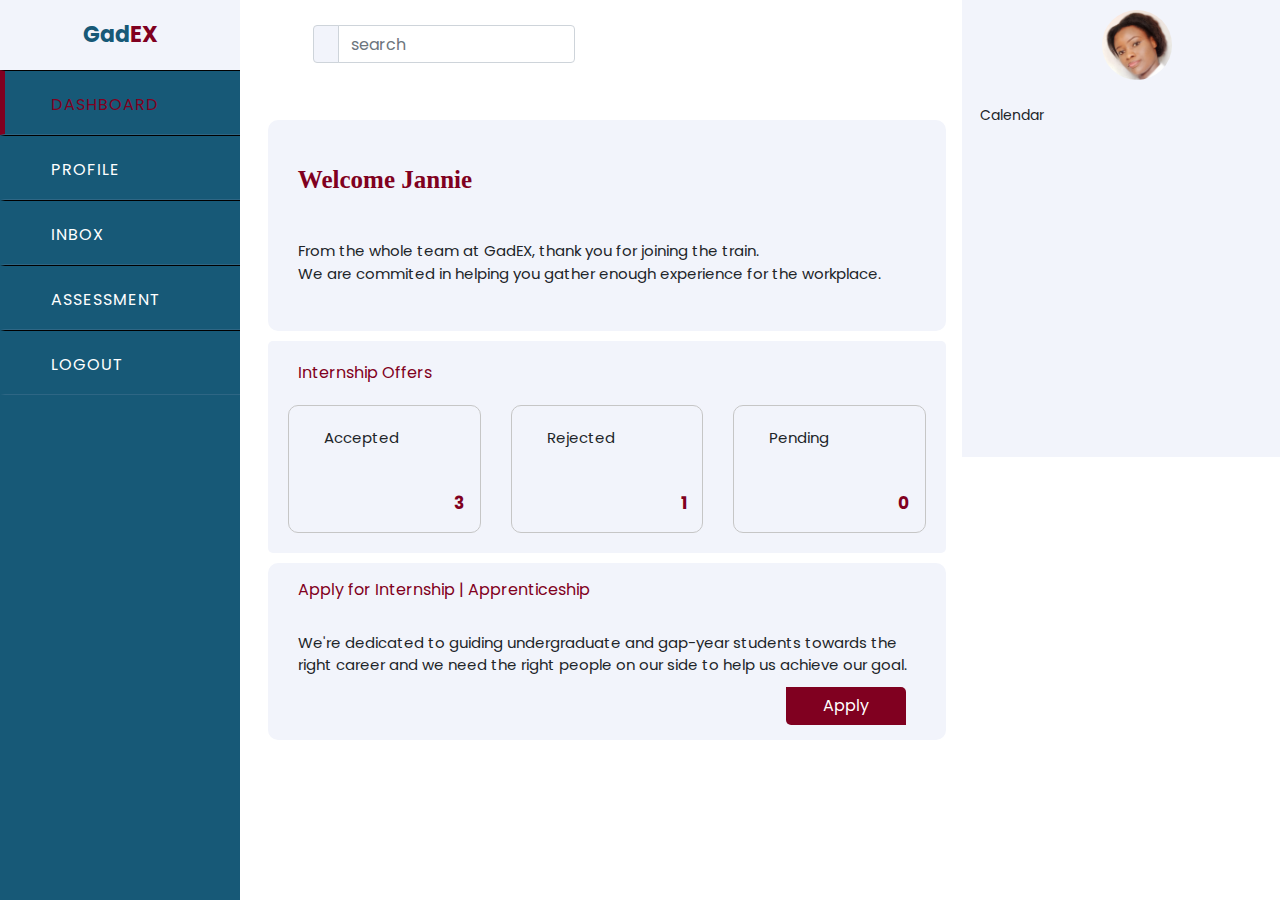
<file: studentdb.html>
<!DOCTYPE html>
<html lang="en">
<head>
    <meta charset="UTF-8">
    <meta name="viewport" content="width=device-width, initial-scale=1.0">
    <title>Dashboard</title>
    <link rel="stylesheet" href="https://stackpath.bootstrapcdn.com/bootstrap/4.5.2/css/bootstrap.min.css" integrity="sha384-JcKb8q3iqJ61gNV9KGb8thSsNjpSL0n8PARn9HuZOnIxN0hoP+VmmDGMN5t9UJ0Z" crossorigin="anonymous">
    <link href="https://fonts.googleapis.com/css2?family=Poppins:wght@300;400;500;600;700;800;900&display=swap" rel="stylesheet">
    <link rel="stylesheet" href="https://use.fontawesome.com/releases/v5.14.0/css/all.css" integrity="sha384-HzLeBuhoNPvSl5KYnjx0BT+WB0QEEqLprO+NBkkk5gbc67FTaL7XIGa2w1L0Xbgc" crossorigin="anonymous">
    <link href="https://fonts.googleapis.com/css2?family=Caveat:wght@700&display=swap" rel="stylesheet">
    <link rel="stylesheet" href="/CSS/studentdb.css">
</head>
<body>

    <!-- <input type="checkbox" id="check">
    <label for="check">
        <i class="fas fa-bars" id="btn"></i>
        <i class="fas fa-times" id="cancel"></i>
    </label> -->
    <div class="sidebar">
        <header>Gad<span>EX</span></header>
        <!-- <header><a href=""><img src="/images/GadEXLOGO.png" alt=""></a></header> -->
        <a class="active" href="studentdb.html"><i class="fas fa-qrcode"></i><span>Dashboard</span></a>
        <a href="underconstruction.html"><i class="fas fa-user"></i><span>Profile</span></a>
        <a href="underconstruction.html"><i class="fas fa-envelope"></i><span>Inbox</span></a>
        <a href="underconstruction.html"><i class="fas fa-sliders-h"></i><span>Assessment</span></a>
        <a href="login.html"><i class="fas fa-sign-out-alt"></i><span>Logout</span></a>
    </div>

    <!-- Start: Body Content Top -->
    <section class="bodyTopBox">
        <div class="row">
            <div class="col-sm">
                <div class="searchBox">
                    <form class="form-inline">
                        <div class="input-group">
                            <div class="input-group-prepend">
                                <span class="input-group-text" id="basic-addon1"><i class="fas fa-search"></i></span>
                            </div>
                            <input type="text" class="form-control" placeholder="search" aria-label="Username"
                                aria-describedby="basic-addon1">
                        </div>
                    </form>
                </div>
            </div>
            <div class="col-sm"></div>
            <div class="col-sm">
                <div class="topIconBox">
                    <a href="">
                        <div class="icon"><i class="far fa-question-circle"></i></div>
                    </a>
                    <a href="">
                        <div class="icon"><i class="fas fa-cog"></i></div>
                    </a>
                    <a href="">
                        <div class="icon"><i class="far fa-bell"></i></div>
                    </a>
                    <a href="">
                        <div class="profilepicture"><img src="/images/uche.png" alt=""></div>
                    </a>
                </div>
            </div>
        </div>
        <!-- Start: Welcome Message -->
        <section>
            <div class="welMgBox">
                <div class="row">
                    <div class="col welMg">
                        <div id="welMgJen">Welcome Jannie</div>
                        <p>From the whole team at GadEX, thank you for joining the train. <br>
                        We are commited in helping you gather enough experience for the workplace.</p>
                    </div>
                
                </div>
            </div>
        </section>
        <!-- End: Welcome Message -->

        <section>
            <div class="requestBox">
                <div class="requestHead">Internship Offers</div>
                <div class="row">
                    <div class="col-sm">
                        <div class="offers">
                            <div class="smOffer"><i class="fas fa-clipboard-check"></i>Accepted</div>
                            <div class="count">3</div>
                        </div>
                    </div>
                    <div class="col-sm">
                        <div class="offers">
                            <div class="smOffer"><i class="fas fa-window-close"></i>Rejected</div>
                            <div class="count">1</div>
                        </div>
                    </div>
                    <div class="col-sm">
                        <div class="offers">
                            <div class="smOffer"><i class="fas fa-file"></i>Pending</div>
                            <div class="count">0</div>
                        </div>
                    </div>
                </div>
            </div>
        </section> 

        <section>
            <div class="applyBox">
                <div class="applyHead">Apply for Internship | Apprenticeship</div>
                <div class="apply"> We're dedicated to guiding undergraduate and gap-year students towards the right career and we need the right people on our side to help us achieve our goal.
                </div>
                <div class="applyBtnBox"><a href="apply.html"><input type="button" class="btn" value="Apply"></a></div>
                
            </div>
        </section>

        <sectionv class="calendarBox">
            <div class="rightSide">
                <div class="calendar">
                    <div class="calendarHead">Calendar</div>
                    <div id="calendar">
                        <iframe src="https://calendar.google.com/calendar/embed?height=300&amp;wkst=1&amp;bgcolor=%23c0c8f0&amp;ctz=Africa%2FLagos&amp;title&amp;showTitle=0&amp;showNav=0&amp;showDate=1&amp;showPrint=0&amp;showTz=0&amp;showCalendars=0&amp;showTabs=0&amp;src=ZW4ubmcjaG9saWRheUBncm91cC52LmNhbGVuZGFyLmdvb2dsZS5jb20&amp;color=%23F6BF26" style="border-width:0" width="320" height="320" frameborder="0" scrolling="no"></iframe>
                    </div>
                </div>
            </div>
        </section>
        <section class="space">

        </section>

    </section>
    <!-- End: Body Content Top -->

    
    





    <script src="https://code.jquery.com/jquery-3.5.1.slim.min.js" integrity="sha384-DfXdz2htPH0lsSSs5nCTpuj/zy4C+OGpamoFVy38MVBnE+IbbVYUew+OrCXaRkfj" crossorigin="anonymous"></script>
    <script src="https://cdn.jsdelivr.net/npm/popper.js@1.16.1/dist/umd/popper.min.js" integrity="sha384-9/reFTGAW83EW2RDu2S0VKaIzap3H66lZH81PoYlFhbGU+6BZp6G7niu735Sk7lN" crossorigin="anonymous"></script>
    <script src="https://stackpath.bootstrapcdn.com/bootstrap/4.5.2/js/bootstrap.min.js" integrity="sha384-B4gt1jrGC7Jh4AgTPSdUtOBvfO8shuf57BaghqFfPlYxofvL8/KUEfYiJOMMV+rV" crossorigin="anonymous"></script>
</body>
</html>
</file>
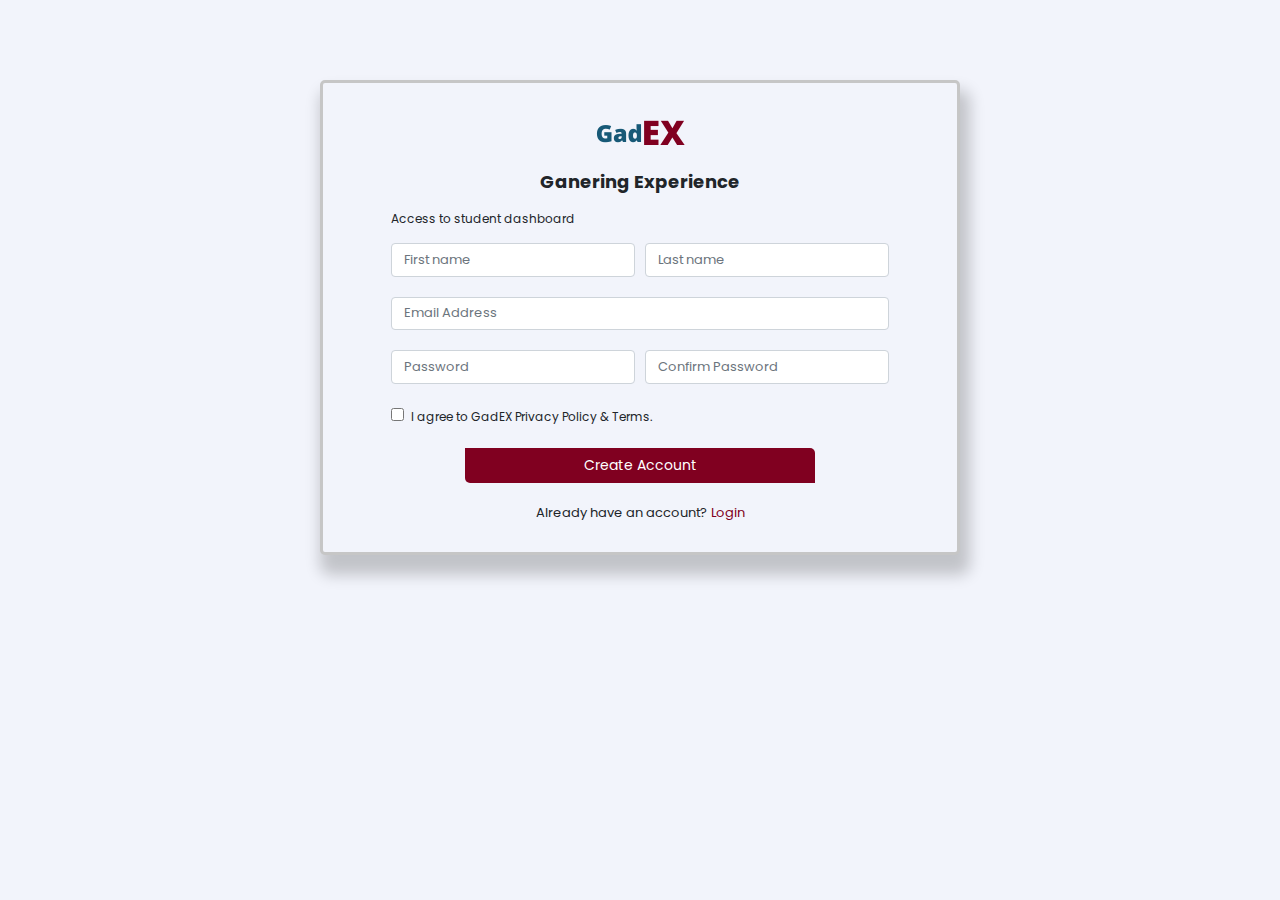
<file: studentReg.html>
<!DOCTYPE html>
<html lang="en">
<head>
    <meta charset="UTF-8">
    <meta name="viewport" content="width=device-width, initial-scale=1.0">
    <title>Document</title>
    <link rel="stylesheet" href="https://stackpath.bootstrapcdn.com/bootstrap/4.5.2/css/bootstrap.min.css" integrity="sha384-JcKb8q3iqJ61gNV9KGb8thSsNjpSL0n8PARn9HuZOnIxN0hoP+VmmDGMN5t9UJ0Z" crossorigin="anonymous">
    <link href="https://fonts.googleapis.com/css2?family=Poppins:wght@300;400;500;600;700;800;900&display=swap" rel="stylesheet">
    <link rel="stylesheet" href="/CSS/studentReg.css">
</head>
<body>
    
    <div class="col bgformBox">
        <div class="logoBox">
            <div class="loginLogo"><a href="index.html"><img src="/images/GadEXLOGO.png" alt=""></a></div>
            <div class="slogan">Ganering Experience</div>
        </div>
        <div class="formBox">
            
            <div class="row">
                <div class="col-1"></div>
                <div class="col">
                    <div class="access">Access to student dashboard</div>
                    <form>
                        <div class="form-row">
                          <div class="col-sm">
                            <input type="text" class="form-control" placeholder="First name" required>
                          </div>
                          <div class="col-sm">
                            <input type="text" class="form-control" placeholder="Last name" required>
                          </div>
                        </div>
                        <div class="form-row">
                            <div class="col-sm">
                                <input type="email" class="form-control" placeholder="Email Address" required>
                              </div>
                        </div>
                        <div class="form-row">
                            <div class="col-sm">
                              <input type="password" class="form-control" placeholder="Password" required>
                            </div>
                            <div class="col-sm">
                              <input type="password" class="form-control" placeholder="Confirm Password" required>
                            </div>
                          </div>
                          <div class="form-check">
                            <input class="form-check-input" type="checkbox" value="" id="defaultCheck1">
                            <label class="form-check-label" for="defaultCheck1">
                                I agree to GadEX Privacy Policy & Terms.
                            </label>
                          </div>
                          <div class="formBtnBox">
                            <a href=""><button class="btn formBtn" type="submit" formaction="studentdb.html">Create Account</button></a>
                            </div>
                      </form>
                      <div class="account">
                          <span>Already have an account?</span>
                          <span><a href="login.html">Login</a></span>
                      </div>
                </div>
                <div class="col-1"></div>
            </div>
        </div>

    </div>


    <script src="https://code.jquery.com/jquery-3.5.1.slim.min.js" integrity="sha384-DfXdz2htPH0lsSSs5nCTpuj/zy4C+OGpamoFVy38MVBnE+IbbVYUew+OrCXaRkfj" crossorigin="anonymous"></script>
    <script src="https://cdn.jsdelivr.net/npm/popper.js@1.16.1/dist/umd/popper.min.js" integrity="sha384-9/reFTGAW83EW2RDu2S0VKaIzap3H66lZH81PoYlFhbGU+6BZp6G7niu735Sk7lN" crossorigin="anonymous"></script>
    <script src="https://stackpath.bootstrapcdn.com/bootstrap/4.5.2/js/bootstrap.min.js" integrity="sha384-B4gt1jrGC7Jh4AgTPSdUtOBvfO8shuf57BaghqFfPlYxofvL8/KUEfYiJOMMV+rV" crossorigin="anonymous"></script>
</body>
</html>
</file>
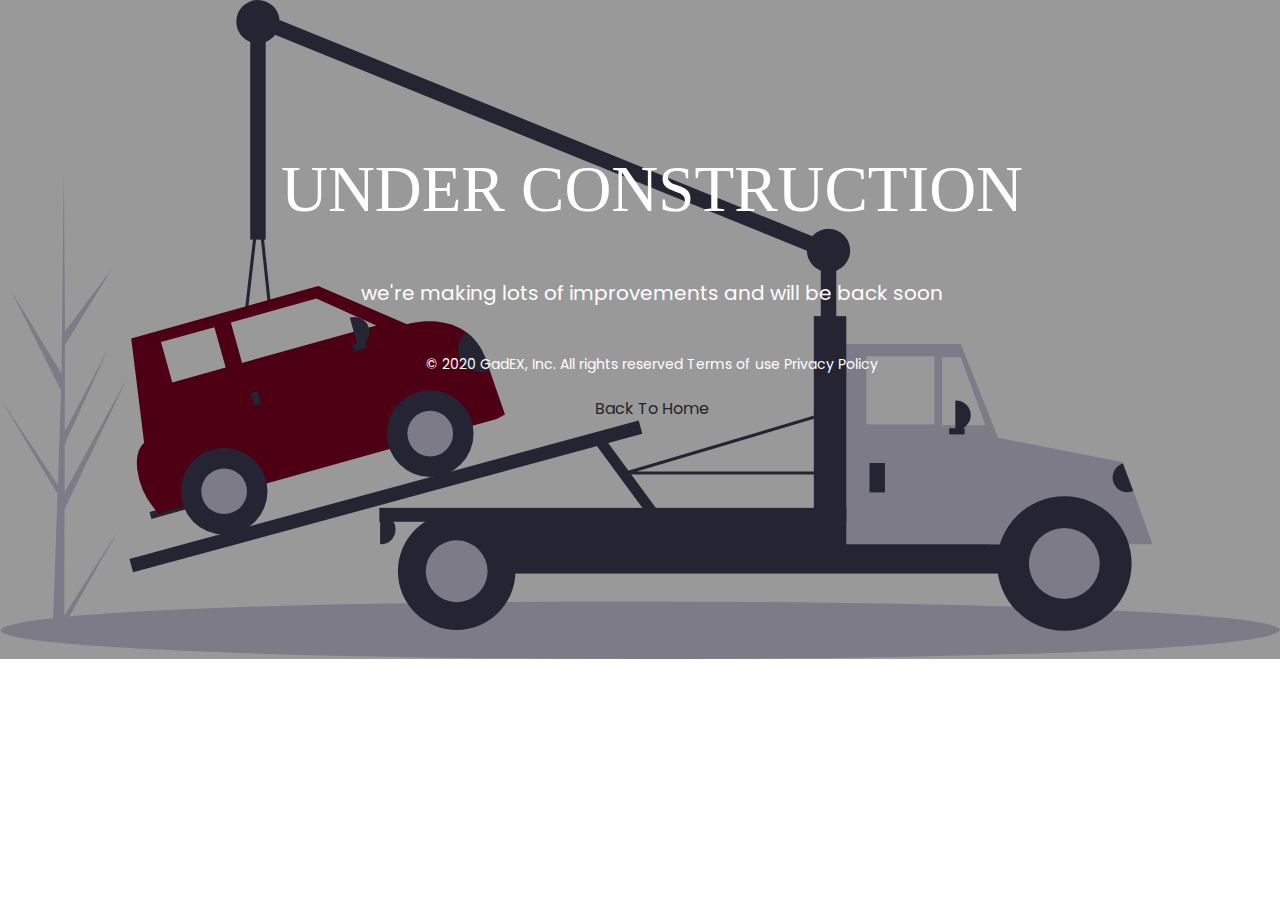
<file: underconstruction.html>
<!DOCTYPE html>
<html lang="en">
<head>
    <meta charset="UTF-8">
    <meta name="viewport" content="width=device-width, initial-scale=1.0">
    <title>Document</title>
    <link rel="stylesheet" href="https://stackpath.bootstrapcdn.com/bootstrap/4.5.2/css/bootstrap.min.css" integrity="sha384-JcKb8q3iqJ61gNV9KGb8thSsNjpSL0n8PARn9HuZOnIxN0hoP+VmmDGMN5t9UJ0Z" crossorigin="anonymous">
    <link href="https://fonts.googleapis.com/css2?family=Poppins:wght@300;400;500;600;700;800;900&display=swap" rel="stylesheet">
    <link rel="stylesheet" href="/CSS/undercontruction.css">

</head>
<body>
    <section>
        <div class="constructBox">
            <img src="/images/undraw_towing_6yy4.svg" alt="">
            <div class="cover"></div>
            <div class="contructText">
                <h1 class="textHead">UNDER CONSTRUCTION</h1>
                <p>we're making lots of improvements and will be back soon</p>
                <div class="footerBox">
                    <span>©</span>
                    <span>2020 GadEX, Inc. All rights reserved </span>
                    <span><a href="#">Terms of use</a></span>
                    <span><a href="#">Privacy Policy</a></span>
                </div>
                <a href="index.html"><button class="btn" formaction="index.html">Back To Home</button></a>
            </div>
        </div>
    </section>
 
    <script src="https://code.jquery.com/jquery-3.5.1.slim.min.js" integrity="sha384-DfXdz2htPH0lsSSs5nCTpuj/zy4C+OGpamoFVy38MVBnE+IbbVYUew+OrCXaRkfj" crossorigin="anonymous"></script>
    <script src="https://cdn.jsdelivr.net/npm/popper.js@1.16.1/dist/umd/popper.min.js" integrity="sha384-9/reFTGAW83EW2RDu2S0VKaIzap3H66lZH81PoYlFhbGU+6BZp6G7niu735Sk7lN" crossorigin="anonymous"></script>
    <script src="https://stackpath.bootstrapcdn.com/bootstrap/4.5.2/js/bootstrap.min.js" integrity="sha384-B4gt1jrGC7Jh4AgTPSdUtOBvfO8shuf57BaghqFfPlYxofvL8/KUEfYiJOMMV+rV" crossorigin="anonymous"></script>
</body>
</html>
</file>
<file: CSS/style.css>
* {
    margin: 0px;
    padding: 0px;
    box-sizing: border-box;
    font-family: 'Poppins', sans-serif;
}
html {
    scroll-behavior: smooth;
  }
/* START: Navigation */
.navbar {
    box-shadow: 0px 4px 4px rgba(0, 0, 0, 0.9);
    padding-left: 10%;
    background-color: #f2f4fb;
    width: 100%;
    top: 0px;
    z-index: 2;
    box-sizing: border-box;
}
.navbar-nav {
    padding-left: 7%;
}
.navbar-nav a {
    color: #000;
}
.nav-item {
    margin-left: 20px;
}
.login-btn a {
    margin-right: 5%;
    font-size: 15px;
    color: #800020;
    font-weight: bold;
    text-decoration: none;
}
.login-btn a:hover {
    color: #175977;
}
#donate {
    background-color: #800020;
    width: 120px;
    border-radius: 0px 5px;
    text-align: center;
    margin-left: 30px;
}
#donate:hover {
    background-color: #175977;
}
#donate a {
    color: #fff;
}
.dropdown-menu {
    background-color: #f2f4fb;
}
/* END: Navigation */

/* START: Banner */
.banner {
    position: relative;
    margin-top: 58px;
    z-index: -1;
    width: 100%; 
}
.banner img {
    width: 100%;
}
.cover {
    width: 100%;
    height: 100%;
    position: absolute;
    top: 0px;
    z-index: 1;
    background-color: rgba(0, 0, 0, 0.4);
}

/* END: Banner */

/* START: Overview & About Us*/
.secOne {
    background-color: #f2f4fb;
    overflow: hidden;
    padding-bottom: 140px;
}
.sectionHead {
    margin-top: 60px;
    margin-bottom: 40px;
    font-size: 55px;
    font-weight: bold;
    color: #c6c6c6;
    text-align: center;
}
.overviewImg {
    width: 90%;
    /* border: 1px solid red; */
    margin: 20px 1% 25px 5%;
}
.overviewImg img {
    width: 100%;
}
.overviewText {
    margin: 10px 5% 10px 1%;
}
.overviewTextHead {
    margin-left: 15px;
    font-size: 16px;
    font-weight: bold;
    color: #800020;
    margin-bottom: 15px;
}
.overviewText p {
    margin-left: 15px;
    font-size: 14px;
    line-height: 30px;
}
.overviewTextwrap {
   text-align: justify;
    font-size: 14px;
    line-height: 30px;
}
.aboutText {
    padding-top: 10px;
}


/* END: Overview */

/* Start: Sticky background */

.stickyBackground {
    height: 100vh;
    background-image: url(/images/Road-and-Transportation-Engineering-image.jpg);
    background-attachment: fixed;
    background-size: cover;
}
.stickyBackground2 {
    height: 100vh;
    background-image: url(/images/bckd4.jpg);
    background-attachment: fixed;
    background-size: cover;
}

/* End: Sticky background */

/* Start: Apply */

.apply {
    overflow: hidden;
    background-color: #f2f4fb;
    /* padding-bottom: 30px; */
    padding-bottom: 140px;
}
.bgApply1 {
    border: 1px solid #c6c6c6;
    width: 93.2%;
    border-radius: 5px;
}
.bgApply1:hover {
    background-color: #800020;
    color: #fff;
}
.bgApply2 {
    border: 1px solid #c6c6c6;
    width: 93.2%;
    border-radius: 5px;
}
.bgApply2:hover {
    background-color: #175977;
    color: #fff;
}
.applyImg {
    width: 100%px;
}
.applyImg img {
    width: 100%;
    border-top-left-radius: 5px;
    border-top-right-radius: 5px;
}
.applyText {
    padding: 20px;
}
.applyText h3 {
    text-align: center;
    margin-bottom: 20px;
    margin-top: 5px;
}
.applyText p {
    margin-bottom: 40px;
    font-size: 15px;
    line-height: 30px;
    text-align: justify;
}
.applyBtn1 {
    background-color: #800020;
    color: #fff;
    width: 120px;
    border-radius: 0px 5px;
}
.applyBtn1:hover {
    background-color: #fff;
    color: #800020;
    font-size: 16px;
    font-weight: bold;
    
}
.applyBtn2 {
    background-color: #175977;
    color: #fff;
    width: 120px;
    border-radius: 0px 5px;
}
.applyBtn2:hover {
    background-color: #fff;
    color: #175977;
    font-size: 16px;
    font-weight: bold;
    
}
/* End: Apply */

/* Start: Contact Us */
.contactBox {
    background-color: #f2f4fb;
    border: 1px solid #f2f4fb;
}
.formHeader {
    font-size: 18px;
    text-align: center;
    padding: 25px 0px 30px 0px;
}
.form-row {
    margin: 20px 0px 20px 0px;
}
.form-row input {
    font-size: 14px;
}
.formBtn {
    float: right;
    margin-right: 6%;
    background-color: #800020;
    color: #fff;
    width: 120px;
    border-radius: 0px 5px;
}
.formBtn:hover {
    background-color: #fff;
    color: #800020;
    font-size: 16px;
    font-weight: bold;
    border: 1px solid #800020;
}
.contactImg {
    width: 100%;
}
.contactImg img {
    width: 100%;
}

/* END: Contact Us */

/* START: Footer */
.footerBox {
    padding: 30px 0px 15px 0px;
    text-align: center;
    background-color: #175977;
    color: #fff;
   
    font-size: 14px;
}
.footerBox a {
    color: #fff;
}
.footerBox a:hover {
    color: #800020;
}

/* END: Footer */



@media(max-width: 800px){ 

    .stickyBackground {
        display: none;
    }
    .stickyBackground2 {
        display: none;
    }
    .sectionHead {
        margin-top: 20px;
        margin-bottom: 20px;
        font-size: 35px;
        font-weight: bold;
        color: #c6c6c6;
        text-align: center;
    }
    .overviewText {
        margin: 0px 1% 15px 1%;
       
        font-size: 14px;
        padding: 5% 5% 5% 7%;
    }
    .secOne {
        margin-bottom: 15px;
        padding-bottom: 50px;
       
    }
    .apply {
        margin-bottom: 15px;
        padding-bottom: 50px;
        
        
    }
    .applyBox1 {
        padding-left: 0px !important;
        padding-right: 0px !important;
        padding-bottom: 25px;
    }
    .applyBox2 {
        padding-left: 0px !important;
        padding-right: 0px !important;
    }
    .applyText h3 {
        font-size: 18px;
    }
    .applyText p {
        font-size: 14px;
    }
    .form-row {
        margin: 0px 0px 0px 0px;
    }
    .form-row input {
        margin-bottom: 15px;
    }
    .formBtn {
        margin: 20px;
    }

}
</file>
<file: CSS/apply.css>
* {
    margin: 0px;
    padding: 0px;
    box-sizing: border-box;
    font-family: 'Poppins', sans-serif;
    text-decoration: none;
}
/* body {
    padding-top: 0px !important;
} */
.sidebar {
    position: fixed;
    /* left: -240px; */
    width: 240px;
    height: 100%;
    background-color:#175977;
    transition: all .5s ease;
    margin-top: 0px !important;
}
.sidebar header {
    color: #175977;
    background-color: #f2f4fb;
    font-size: 22px;
    line-height: 70px;
    user-select: none;
    text-align: center;
    font-weight: bold;
}
.sidebar header span {
    color: #800020;
}
.sidebar a {
    display: block;
    color: #fff;
    height: 65px;
    line-height: 65px;
    padding-left: 30px;
    border-bottom: 1px solid rgba(255, 222, 255, 0.1);
    border-top: 1px solid #000;
    border-left: 5px solid transparent;
    box-sizing: border-box;
}
.sidebar a:hover, .sidebar a.active {
    border-left: 5px solid #800020;
    color: #800020;
}
.sidebar a i {
    font-size: 18px;
    margin-right: 16px;
}
.sidebar a span {
    letter-spacing: 1px;
    text-transform: uppercase;
}

.bodyTopBox {
 
    position: absolute;
    left: 247px;
    width: 81.5%;
    z-index: -1;
}
.searchBox {
    margin-left: 20%;
    margin-top: 25px;
}
.input-group-prepend span {
    background-color: #f2f4fb;
}
.input-group-prepend span i {
    color: #175977;
}

.topIconBox {
    display: flex;
    background-color: #f2f4fb;
    padding: 10px;
    padding-left: 15%;
}
.icon {
    margin-right: 30px;
    margin-top: 25px; 
}
.icon i {
    font-size: 20px;
    color: #175977;
}
.profilepicture {
    width: 70px;
    height: 70px;
    border-radius: 50px;
}
.profilepicture img {
    width: 100%;
    border-radius: 50px;
}
.rightSide {
    width: 31.5%;
    position: absolute;
    top: 90px;
    right: 0px;
    background-color: #f2f4fb;
}
.calendarHead {
    padding-top: 15px;
    padding-left: 18px;
    font-size: 14px;
    
}
#calendar{
    padding-right: 10px;
    width: 100%;
    height: 325px;
    margin-top: 6px;
    text-align: right;
} 
.applyBox {
    background-color: #f2f4fb;
   width: 55%;
   margin-left: 6%;
   padding: 30px;
   border-radius: 10px;
}
.applyHead {
    margin-bottom: 30px;
    text-align: center;
    font-size: 25px;
    color: #800020;
}
.form-group label {
    font-size: 14px;
}
.form-control {
    font-size: 14px;
}
.btnBox {
    text-align: right;
}
.btn {
    background-color: #800020;
    color: #fff;
    width: 120px;
    border-radius: 0px 5px;
    border: none;
}
.btn:hover {
    background-color: #fff;
    color: #800020;
    font-size: 16px;
    font-weight: bold;
    border: 1px solid #800020;
}



/* End: Body Content Top */

@media(max-width: 900px){ 

    .sidebar {
        height: auto;
        width: 70px;
        left: 0;
        margin: 100px 0px !important;
    }
    header, #btn, #cancel {
        display: none;
    }
    span {
        position: absolute;
        margin-left: 23px;
        opacity: 0;
        visibility: hidden;
    }
    .sidebar a i{
        margin-left: -10px;
    }
    .sidebar a:hover {
        width: 200px;
        background-color: inherit;
    }
    .sidebar a:hover span {
        opacity: 1;
        visibility: visible;
    }

/* Start: Body Content Top */
    .bodyTopBox {
        position: absolute;
        left: 78px;
        width: 75.5%;
        padding: 0px 1% 0px 1%;
    }
    .searchBox {
        margin-left: 0px;
        margin-top: 25px;
        margin-bottom: 5px;
    }
    .input-group input {
        border-radius: 5px !important;
    }
    .topIconBox {
        padding-left: 11%;
    }

    /* Start: Welcome Message */

    .rightSide {
        left: 0px;
        top: 780px;
        width: 100%;
        display: none;
    }
    .calendar {
        display: none;
    }
    .applyBox {
        width: 96.5%;
    }
    /* End: Welcome Message */
    .applyBox {
        margin-top: 10px;
        margin-left: 2%;
    }
    .form-group label {
        font-size: 12px;
    }
    .form-control {
        font-size: 12px;
    }

/* End: Body Content Top */

}
</file>
<file: CSS/login.css>
* {
    padding: 0px;
    margin: 0px;
    box-sizing: border-box;
    font-family: 'Poppins', sans-serif;
}

body {
    padding-top: 80px;
    background-color: #f2f4fb;
}
.loginImgBox {
    width: 100%;
}
.loginImgBox img {
    width: 100%;
    margin-top: 125px;
}
.loginBox {
    border: 3px solid #c6c6c6;
    width: 70%;
    margin: auto;
    border-radius: 5px;
    /* box-shadow: 2px 4px 7px rgba(0, 0, 0, 0.9); */
    box-shadow: 5px 15px 15px 5px rgba(0, 0, 0, 0.2);
}
.bgformBox {
    background-color: #f2f4fb;
    padding-top: 20px;
}
.loginLogo {
    margin: auto;
    width: 120px;
    margin-bottom: 15px;
}
.slogan {
    
    width: 50%;
    margin: auto;
    font-size: 18px;
    font-weight: bold;
    text-align: center;
    margin-bottom: 15px;
}
.socialHead {
   
    font-size: 10px;
    width: 50%;
    margin: auto;
    text-align: center;
    margin-bottom: 15px;
}
.socials {
    display: flex;
    text-align: center;
    width: 70%;
    margin: auto;
    margin-bottom: 20px;
}
.media {
    border: 1px solid #c6c6c6;
    margin: auto;
    text-align: center;
    padding: 10px 20px;
    border-radius: 3px;
   
}
.lineBox {
    margin: auto;
    width: 75%;
    display: flex;
    text-align: center;
    padding-left: 4%;
    margin-bottom: 5px;
}
#line {
    width: 25%;
    margin-top: 13px;
    border-left: 0px;
    border-right: 0px;
    border-bottom: 0px; 
}
.break {
    margin-left: 5px;
    margin-right: 5px;
    font-size: 14px;
}
.form-row {
    margin-bottom: 10px;
}
.formInput {
    padding-left: 3%;
    padding-right: 3%;
}
.formInput input {
    font-size: 12px;
}
.checkInput {
    margin-left: 6%;
}
.checkboxLable {
    font-size: 13px;
}
.forgot {
    text-align: right;
    margin-right: 4%;
}
.forgot a {
    font-size: 13px;
    color: #800020 !important;
}
.formBtnBox {
    margin: auto;
    width: 200px;
    margin-top: 5px;
}
.formBtn {
    background-color: #800020;
    width: 200px;
    border-radius: 0px 5px;
    color: #fff;
    font-size: 14px;
}
.formBtn:hover {
    background-color: #175977;
    color: #fff;
}
.dontHave {
    margin-top: 20px;
    text-align: center;
    margin-bottom: 20px;
}
.dontHave p {
    font-size: 12px;
}
.reg1 {
    font-size: 13px;
    text-align: center;
    font-weight: bold;
}
.reg1 a {
    color: #800020;
}
.reg2 {
    font-size: 13px;
    text-align: center;
    font-weight: bold;
}
.reg2 a {
    color: #175977;
}


@media(max-width: 800px){ 

    body {
        padding-top: 40px;
        padding-bottom: 40px;
    }

    .loginBox {
        width: 90%;
      
    }
    .loginImgBox {
        display: none;
    }
    .loginImgBox img {
        display: none;
    }


}
</file>
<file: CSS/mentorReg.css>
* {
    margin: 0px;
    padding: 0px;
    box-sizing: border-box;
    font-family: 'Poppins', sans-serif;
}
body {
    padding-top: 80px;
    padding-bottom: 80px;
    background-color:  #f2f4fb;
}
.bgformBox {
    padding-top: 30px;
    padding-bottom: 30px;
    border: 3px solid #c6c6c6;
    width: 50%;
    margin: auto;
    background-color:  #f2f4fb;
    border-radius: 5px;
    box-shadow: 5px 15px 15px 5px rgba(0, 0, 0, 0.2);
}
.logoBox {
    text-align: center;
}
.loginLogo {
    margin: auto;
    width: 120px;
    margin-bottom: 15px;
}
.slogan {
    width: 50%;
    margin: auto;
    font-size: 18px;
    font-weight: bold;
    text-align: center;
    margin-bottom: 15px;
}
.access {
    font-size: 12px;
    margin-bottom: 15px;
}
.form-row input {
    margin-bottom: 20px;
    font-size: 13px;
}
.form-check {
    margin-bottom: 20px;
}
.form-check-label {
    font-size: 12px;
}
.formBtnBox {
    margin: auto;
    width: 350px;
    margin-top: 5px;
}
.formBtn {
    background-color: #800020;
    width: 350px;
    border-radius: 0px 5px;
    color: #fff;
    font-size: 14px;
}
.formBtn:hover {
    background-color: #175977;
    color: #fff;
}
.account {
    text-align: center;
    margin-top: 20px;
    font-size: 13px;
}
.account a {
    color: #800020;
}



@media(max-width: 800px){

    body {
        padding-top: 40px;
        padding-bottom: 40px;
    }
    .slogan {
        width: 100%
    }
    .bgformBox {
        width: 90%;
    }
    .formBtn {
        width: 100%
    }
    .formBtnBox {
        width: 100%
    }
 }
</file>
<file: CSS/studentdb.css>
* {
    margin: 0px;
    padding: 0px;
    box-sizing: border-box;
    font-family: 'Poppins', sans-serif;
    text-decoration: none;
}
/* body {
    padding-top: 0px !important;
} */
.sidebar {
    position: fixed;
    /* left: -240px; */
    width: 240px;
    height: 100%;
    background-color:#175977;
    transition: all .5s ease;
    margin-top: 0px !important;
}
.sidebar header {
    color: #175977;
    background-color: #f2f4fb;
    font-size: 22px;
    line-height: 70px;
    user-select: none;
    text-align: center;
    font-weight: bold;
}
.sidebar header span {
    color: #800020;
}
.sidebar a {
    display: block;
    color: #fff;
    height: 65px;
    line-height: 65px;
    padding-left: 30px;
    border-bottom: 1px solid rgba(255, 222, 255, 0.1);
    border-top: 1px solid #000;
    border-left: 5px solid transparent;
    box-sizing: border-box;
}
.sidebar a:hover, .sidebar a.active {
    border-left: 5px solid #800020;
    color: #800020;
}
.sidebar a i {
    font-size: 18px;
    margin-right: 16px;
}
.sidebar a span {
    letter-spacing: 1px;
    text-transform: uppercase;
}
/* #check {
    display: none;
}
label #btn, label #cancel {
    position: absolute;
    cursor: pointer;
    background-color: #262626;
    height: 45px;
    width: 45px;
    text-align: center;
    line-height: 45px;
    color: #fff;
    font-size: 29px;
    border-radius: 5px;
    margin: 15px 30px;
    border: 1px solid #262626;
    transition: all .5s ease;
}
label #cancel {
    opacity: 0;
    visibility: hidden;
}
#check:checked ~ label #btn {
    margin-left: 245px;
    opacity: 0;
    visibility: hidden;
}
#check:checked ~ label #cancel {
    margin-left: 245px;
    opacity: 1;
    visibility: visible;
}
#check:checked ~ .sidebar {
    left: 0;
} */

/* Start: Body Content Top */

.bodyTopBox {
    position: absolute;
    left: 247px;
    width: 81.5%;
    z-index: -1;
}
.searchBox {
    margin-left: 20%;
    margin-top: 25px;
}
.input-group-prepend span {
    background-color: #f2f4fb;
}
.input-group-prepend span i {
    color: #175977;
}

.topIconBox {
    display: flex;
    background-color: #f2f4fb;
    padding: 10px;
    padding-left: 15%;
}
.icon {
    margin-right: 30px;
    margin-top: 25px; 
}
.icon i {
    font-size: 20px;
    color: #175977;
}
.profilepicture {
    width: 70px;
    height: 70px;
    border-radius: 50px;
}
.profilepicture img {
    width: 100%;
    border-radius: 50px;
}

.welMgBox {
    
    width: 65%;
    margin-left: 2%;
    padding: 15px;
    margin-top: 30px;
    background-color: #f2f4fb;
    border-radius: 10px;
}
#welMgJen {
    font-size: 25px;
    font-weight: bold;
    color: #800020;
    line-height: 60px;
    font-family: cursive;
    padding: 15px;
}   
.welMg p {
    font-size: 15px;
    padding: 15px;
}
.requestBox {
    background-color: #f2f4fb;
    width: 65%;
    margin-top: 10px;
    padding: 20px;
    margin-left: 2%;
    border-radius: 5px;
}
.requestHead {
    margin-bottom: 20px;
    font-size: 16px;
    color: #800020;
    padding-left: 10px;
}
.offers {
    border: 1px solid #c6c6c6;
    padding: 15px;
    border-radius: 10px;
}
.smOffer {
font-size: 15px;
}
.smOffer i {
    font-size: 20px;
    margin-right: 20px;
    color: #175977;
}
.count {
    margin-top: 40px;
    text-align: right;
    font-size: 17px;
    font-weight: bold;
    color: #800020;
}

.rightSide {
    width: 31.5%;
    position: absolute;
    top: 90px;
    right: 0px;
    background-color: #f2f4fb;
}
.calendarHead {
    padding-top: 15px;
    padding-left: 18px;
    font-size: 14px;
    
}
#calendar{
    padding-right: 10px;
    width: 100%;
    height: 325px;
    margin-top: 6px;
    text-align: right;
    
}
.applyBox {
    width: 65%;
    margin-left: 2%;
    border-radius: 10px;
    margin-top: 10px;
    background-color: #f2f4fb;
    padding: 15px;
}
.applyHead {
    margin-bottom: 20px;
    font-size: 16px;
    color: #800020;
    padding-left: 15px;
    margin-bottom: 30px;
}
.apply {
    margin-bottom: 10px;
    font-size: 15px;
    padding-left: 15px;
}
.applyBtnBox {
    text-align: right;
    padding-right: 25px;
}
.btn {
    background-color: #800020;
    border-radius: 0px 5px;
    color: #fff;
    width: 120px;
}
.btn:hover {
    background-color: #fff;
    color: #800020;
    font-size: 16px;
    font-weight: bold; 
    border: 1px solid #800020;
}
.space {
    height: 50px;
}


/* End: Body Content Top */

@media(max-width: 900px){ 

    .sidebar {
        height: auto;
        width: 70px;
        left: 0;
        margin: 100px 0px !important;
    }
    header, #btn, #cancel {
        display: none;
    }
    span {
        position: absolute;
        margin-left: 23px;
        opacity: 0;
        visibility: hidden;
    }
    .sidebar a i{
        margin-left: -10px;
    }
    .sidebar a:hover {
        width: 200px;
        background-color: inherit;
    }
    .sidebar a:hover span {
        opacity: 1;
        visibility: visible;
    }

/* Start: Body Content Top */
    .bodyTopBox {
        position: absolute;
        left: 78px;
        width: 75.5%;
        padding: 0px 1% 0px 1%;
    }
    .searchBox {
        margin-left: 0px;
        margin-top: 25px;
        margin-bottom: 5px;
    }
    .input-group input {
        border-radius: 5px !important;
    }
    .topIconBox {
        padding-left: 11%;
    }

    /* Start: Welcome Message */

    .welMgBox {
      
        width: 96.5%;
    }
    #welMgJen {
        display: block;
    }
    .welMg1 {
        display: none;
    }
    .requestBox {
        width: 96.5%;
        
    }
    .offers {
        margin-bottom: 10px;
    }
    .rightSide {
        left: 0px;
        top: 780px;
        width: 100%;
        display: none;
    }
    .calendar {
        display: none;
    }
    .applyBox {
        width: 96.5%;
    }
    /* End: Welcome Message */

/* End: Body Content Top */

}
</file>
<file: CSS/studentReg.css>
* {
    margin: 0px;
    padding: 0px;
    box-sizing: border-box;
    font-family: 'Poppins', sans-serif;
}
body {
    padding-top: 80px;
    padding-bottom: 80px;
    background-color:  #f2f4fb;
}
.bgformBox {
    padding-top: 30px;
    padding-bottom: 30px;
    border: 3px solid #c6c6c6;
    width: 50%;
    margin: auto;
    background-color:  #f2f4fb;
    border-radius: 5px;
    box-shadow: 5px 15px 15px 5px rgba(0, 0, 0, 0.2);
}
.logoBox {
    text-align: center;
}
.loginLogo {
    margin: auto;
    width: 120px;
    margin-bottom: 15px;
}
.slogan {
    width: 50%;
    margin: auto;
    font-size: 18px;
    font-weight: bold;
    text-align: center;
    margin-bottom: 15px;
}
.access {
    font-size: 12px;
    margin-bottom: 15px;
}
.form-row input {
    margin-bottom: 20px;
    font-size: 13px;
}
.form-check {
    margin-bottom: 20px;
}
.form-check-label {
    font-size: 12px;
}
.formBtnBox {
    margin: auto;
    width: 350px;
    margin-top: 5px;
}
.formBtn {
    background-color: #800020;
    width: 350px;
    border-radius: 0px 5px;
    color: #fff;
    font-size: 14px;
}
.formBtn:hover {
    background-color: #175977;
    color: #fff;
}
.account {
    text-align: center;
    margin-top: 20px;
    font-size: 13px;
}
.account a {
    color: #800020;
}



@media(max-width: 800px){

    body {
        padding-top: 40px;
        padding-bottom: 40px;
    }
    .slogan {
        width: 100%
    }
    .bgformBox {
        width: 90%;
    }
    .formBtn {
        width: 100%
    }
    .formBtnBox {
        width: 100%
    }
 }
</file>
<file: CSS/undercontruction.css>
* {
    margin: 0px;
    padding: 0px;
    box-sizing: border-box;
    font-family: 'Poppins', sans-serif;
}
.constructBox  {

    position: relative;
    z-index: 1;
    width: 100%;
    height: 100%;
}
.constructBox img {
    width: 100%;
}
.cover {
   
    width: 100%;
    height: 100%;
    position: absolute;
    top: 0px;
    background-color: rgba(0, 0, 0, 0.4);
    z-index: 2;
}
.contructText {
  
    width: 80%;
    position: absolute;
    z-index: 3;
    top: 150px;
    left: 140px;
    text-align: center;
}
.contructText h1 {
    font-size: 65px;
    color: #fff;
    font-family: cursive;
}
.contructText p {
    font-size: 20px;
    color: #fff;
    margin-top: 50px;
}
.footerBox {
    padding: 30px 0px 15px 0px;
    text-align: center;
   
    color: #fff;
   
    font-size: 14px;
}
.footerBox a {
    color: #fff;
}
.footerBox a:hover {
    color: #800020;
}





@media(max-width: 900px){ 

    .contructText {
        left: 25px;
        top: 30px;

    }
    .contructText h1 {
        font-size: 25px;
    }
    .contructText p {
        font-size: 13px;
        margin: 20px;
    }
    .footerBox {
        padding-top: 8px;
        font-size: 8px;
    }

}
</file>
